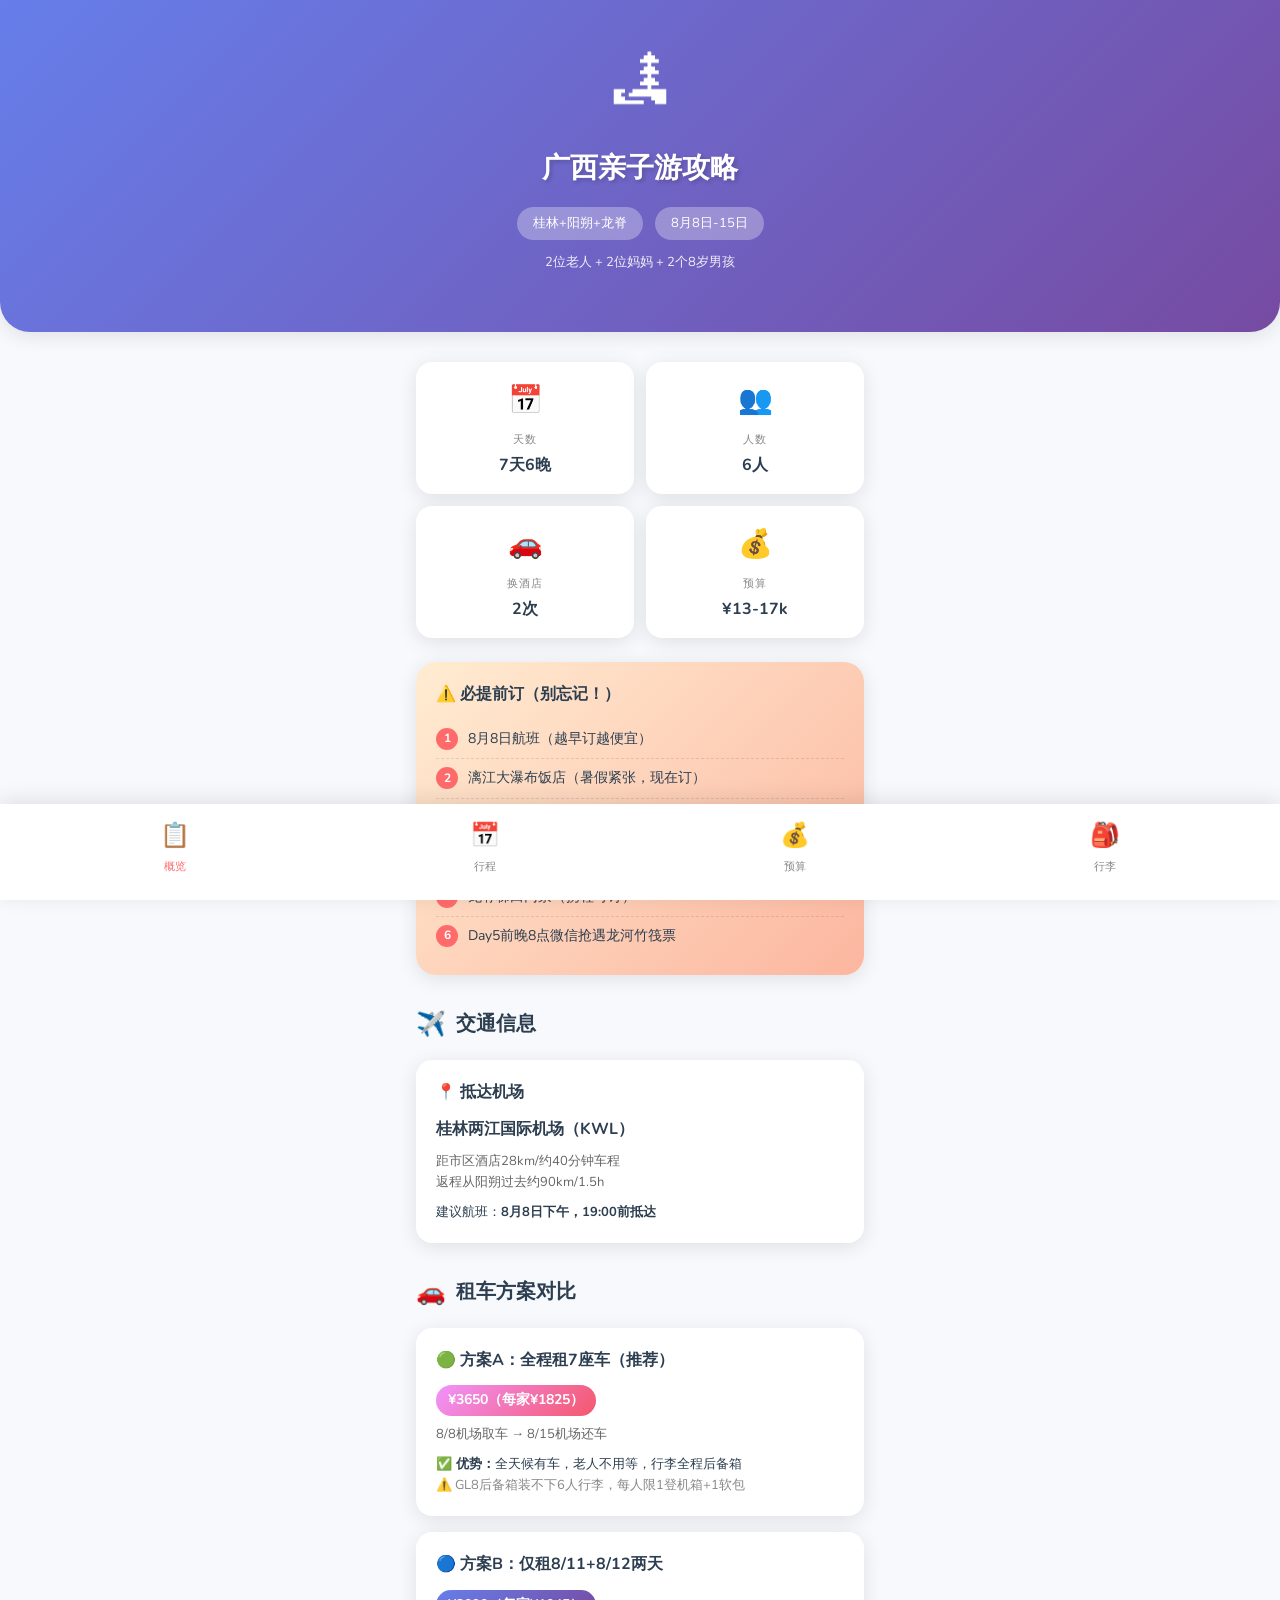
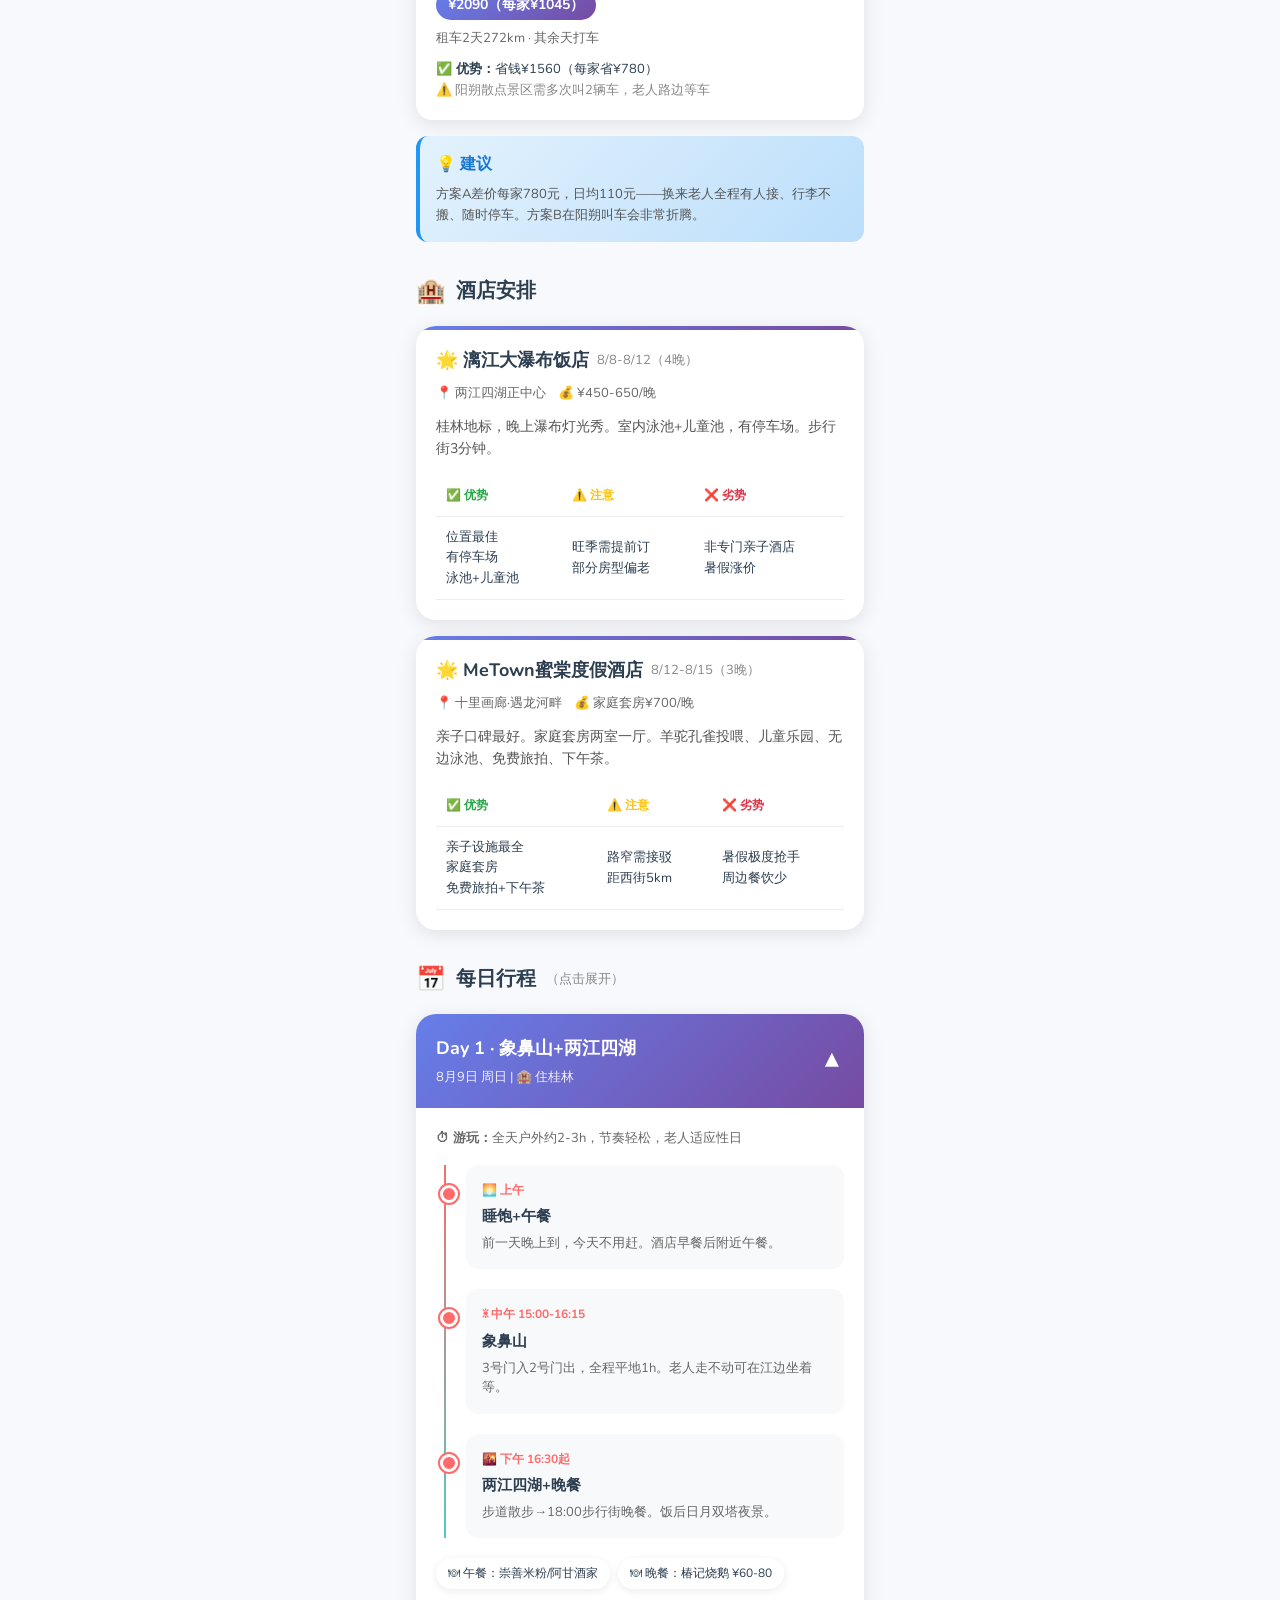
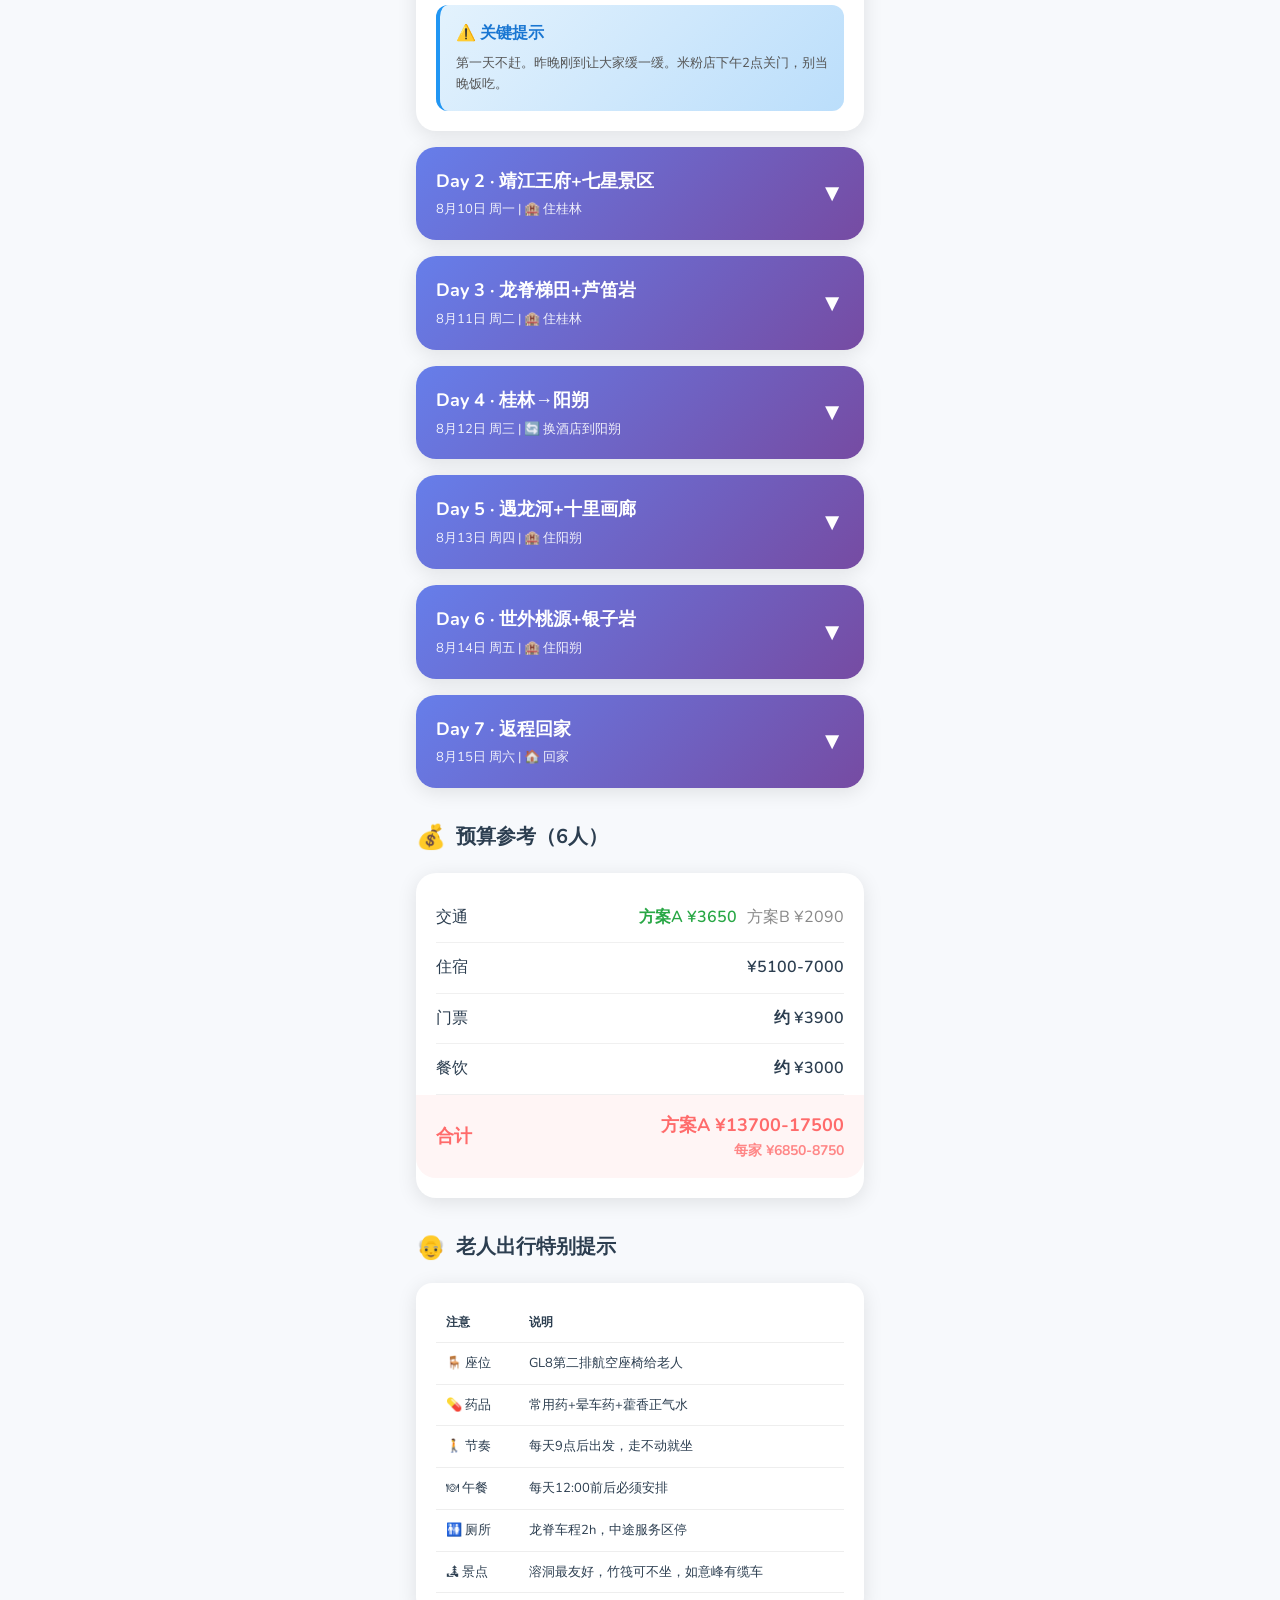
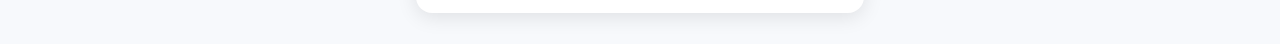
<file: index.html>
﻿<!DOCTYPE html>
<html>
<head>
    <meta charset="UTF-8">
    <meta http-equiv="refresh" content="0; url=guangxi-2026.html">
    <title>旅行攻略</title>
</head>
<body>
    <p>正在跳转... <a href="guangxi-2026.html">点击这里</a></p>
</body>
</html>
</file>
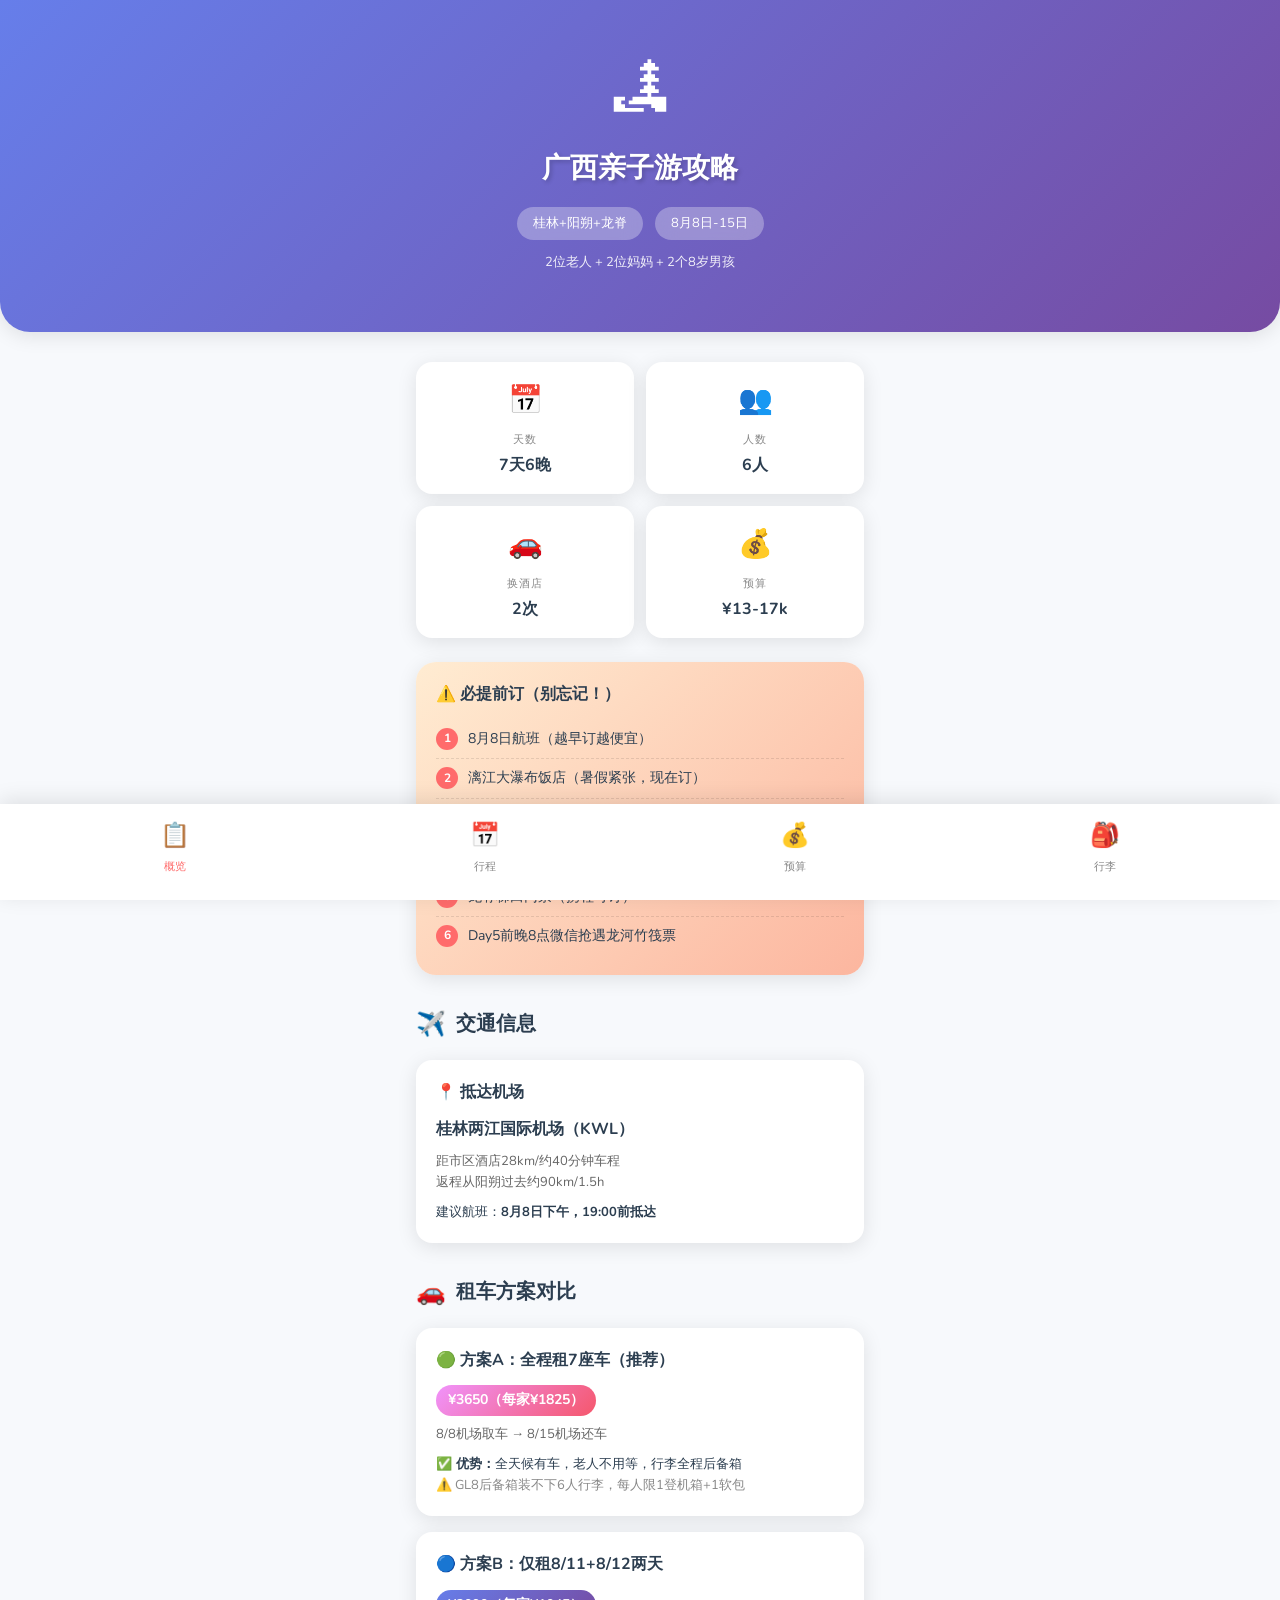
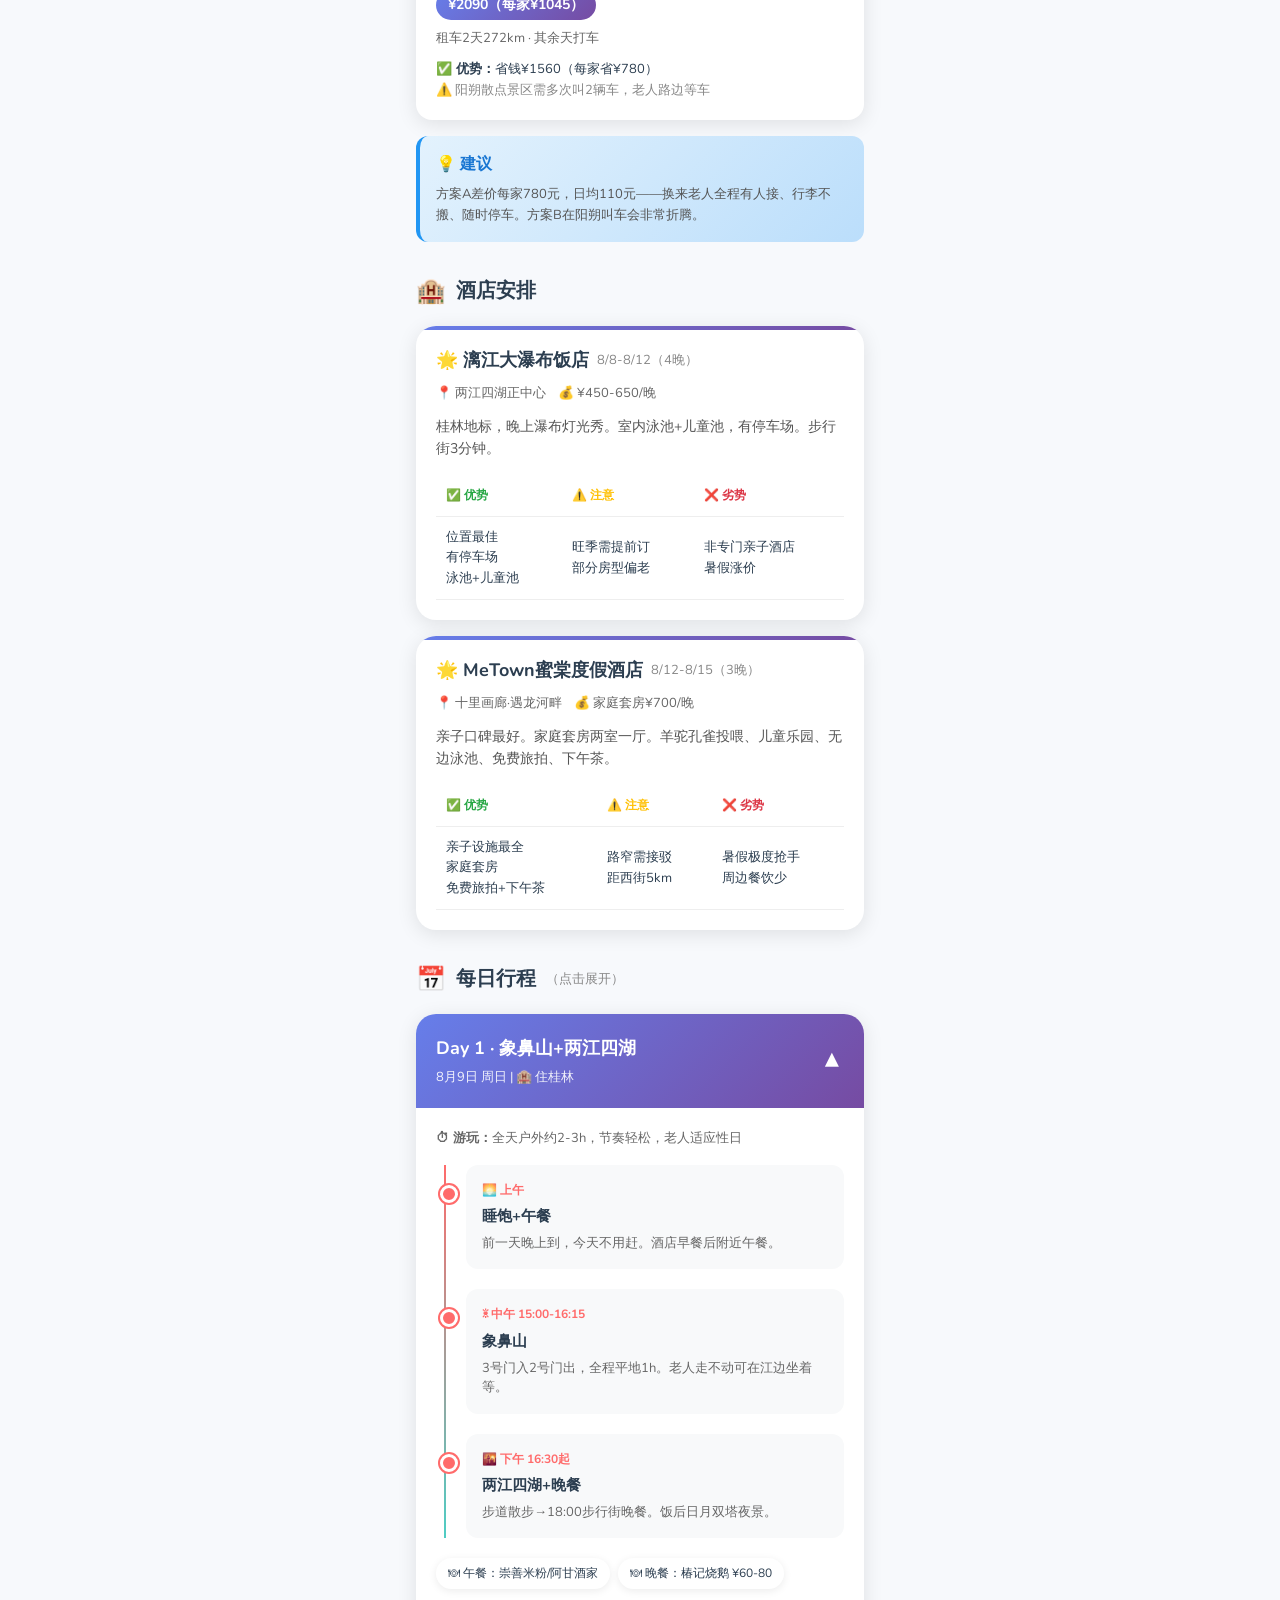
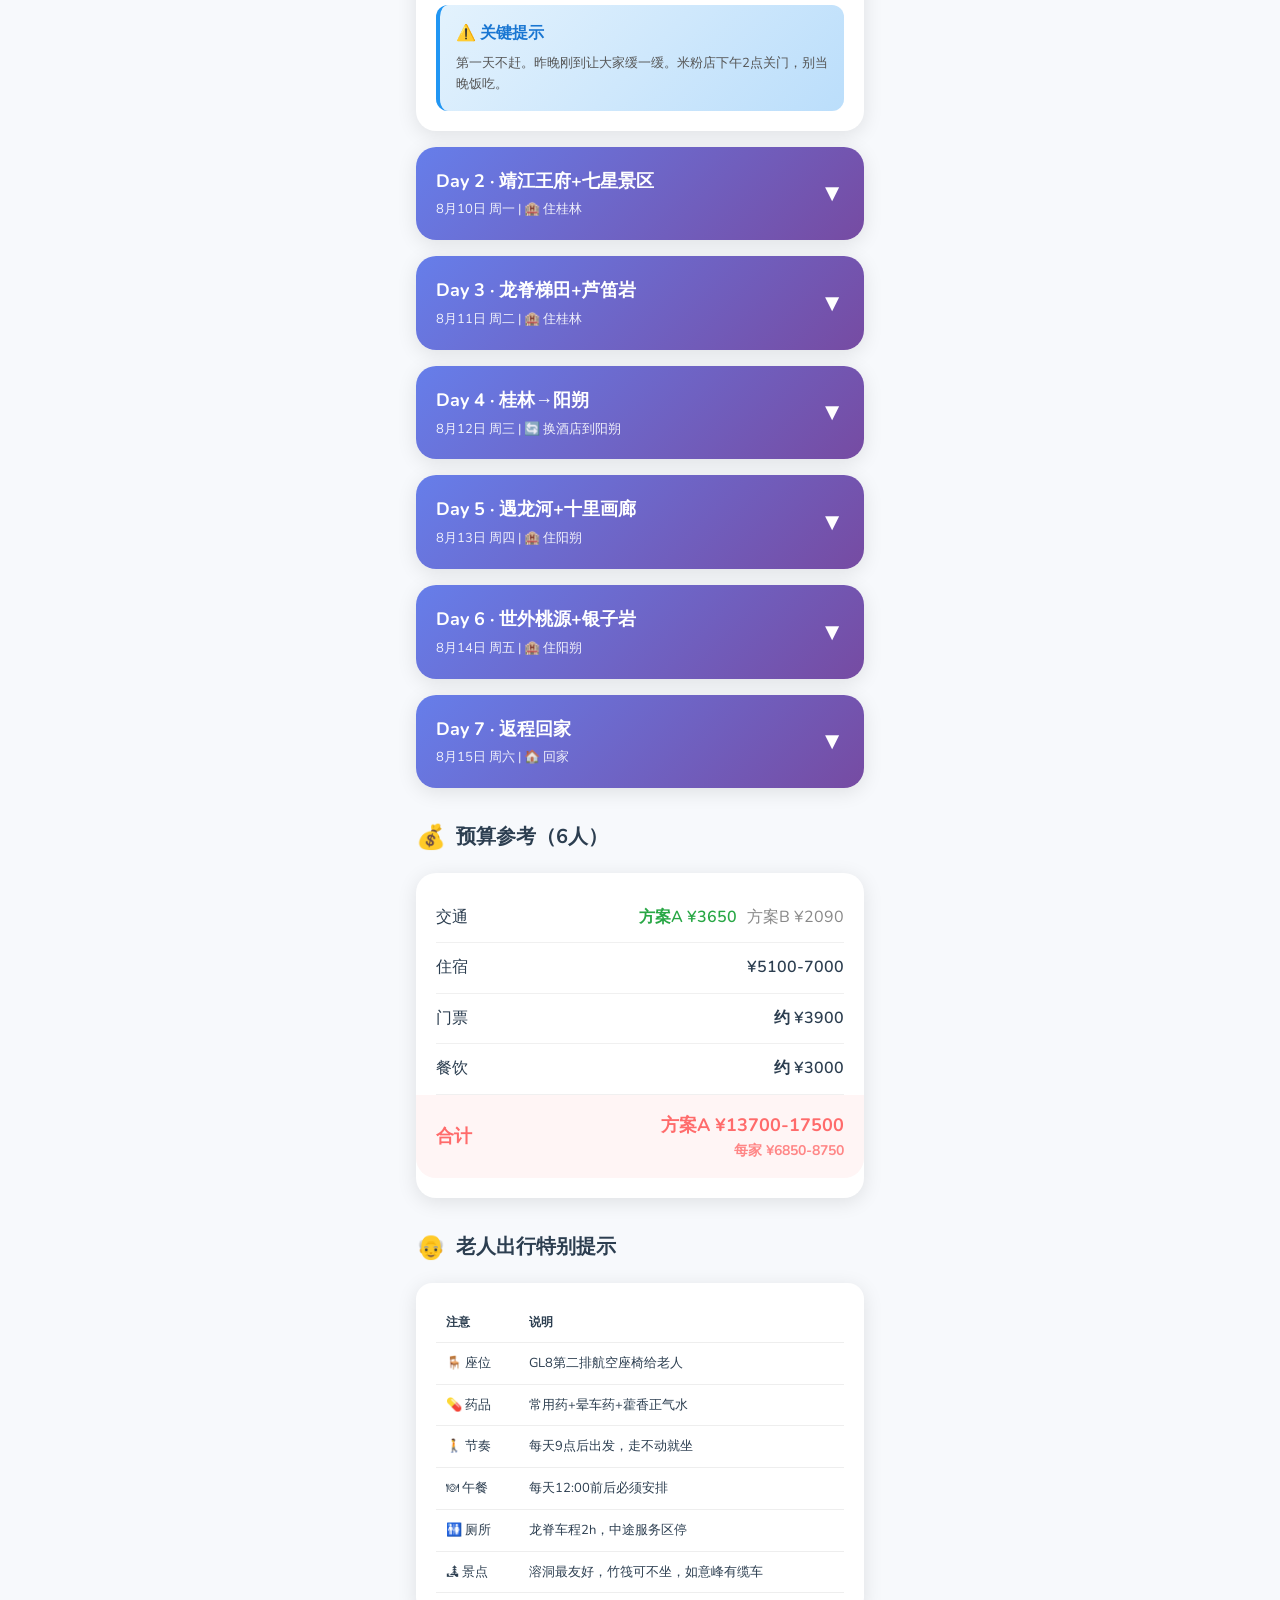
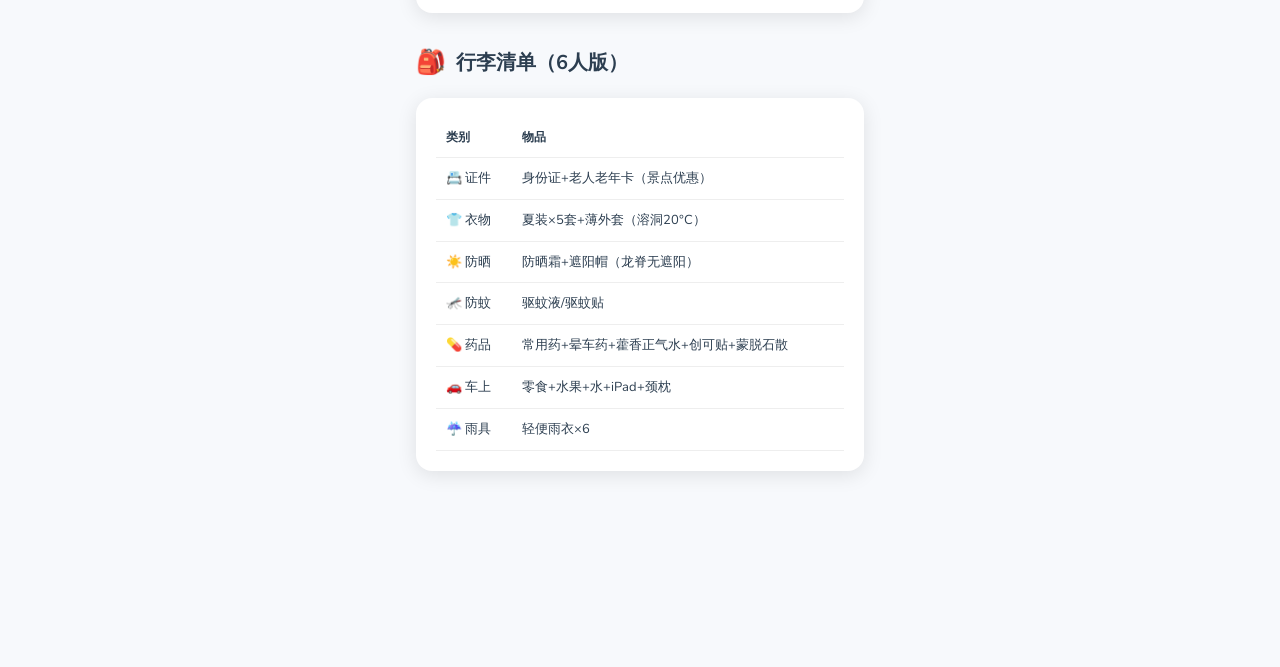
<file: guangxi-2026.html>
<!DOCTYPE html>
 <html lang="zh-CN">
 <head>
     <meta charset="UTF-8">
     <meta name="viewport" content="width=device-width, initial-scale=1.0, maximum-scale=1.0, user-scalable=no">
     <title>广西亲子游攻略 🌈</title>
     <link href="https://fonts.googleapis.com/css2?family=Nunito:wght@400;600;700;800&display=swap" rel="stylesheet">
     <style>
         :root {
             --primary: #FF6B6B;
             --secondary: #4ECDC4;
             --accent: #FFE66D;
             --dark: #2C3E50;
             --light: #F7F9FC;
             --gradient-1: linear-gradient(135deg, #667eea 0%, #764ba2 100%);
             --gradient-2: linear-gradient(135deg, #f093fb 0%, #f5576c 100%);
             --gradient-3: linear-gradient(135deg, #4facfe 0%, #00f2fe 100%);
             --shadow: 0 4px 20px rgba(0,0,0,0.1);
             --shadow-hover: 0 8px 30px rgba(0,0,0,0.15);
         }
         * { margin: 0; padding: 0; box-sizing: border-box; }
         body {
             font-family: 'Nunito', -apple-system, BlinkMacSystemFont, sans-serif;
             background: var(--light);
             color: var(--dark);
             line-height: 1.6;
             overflow-x: hidden;
         }
         .header {
             background: var(--gradient-1);
             padding: 40px 20px 60px;
             text-align: center;
             color: white;
             position: relative;
             border-radius: 0 0 30px 30px;
             box-shadow: var(--shadow);
         }
         .header-icon { font-size: 60px; margin-bottom: 10px; animation: bounce 2s infinite; }
         @keyframes bounce { 0%, 100% { transform: translateY(0); } 50% { transform: translateY(-10px); } }
         .header h1 { font-size: 28px; font-weight: 800; margin-bottom: 8px; text-shadow: 2px 2px 4px rgba(0,0,0,0.2); }
         .header-tag {
             display: inline-block;
             background: rgba(255,255,255,0.3);
             padding: 6px 16px;
             border-radius: 20px;
             font-size: 13px;
             margin: 4px;
             backdrop-filter: blur(10px);
         }
         .container { padding: 30px 16px 100px; max-width: 480px; margin: 0 auto; }
         .quick-info { display: grid; grid-template-columns: repeat(2, 1fr); gap: 12px; margin-bottom: 24px; }
         .info-card {
             background: white;
             padding: 16px;
             border-radius: 16px;
             box-shadow: var(--shadow);
             text-align: center;
         }
         .info-card .icon { font-size: 28px; margin-bottom: 8px; }
         .info-card .label { font-size: 11px; color: #888; text-transform: uppercase; letter-spacing: 1px; }
         .info-card .value { font-size: 16px; font-weight: 700; color: var(--dark); margin-top: 4px; }
         .section-title { font-size: 20px; font-weight: 700; margin: 30px 0 16px; display: flex; align-items: center; gap: 10px; }
         .section-title .emoji { font-size: 24px; }
         .alert-box {
             background: linear-gradient(135deg, #ffecd2 0%, #fcb69f 100%);
             border-radius: 20px;
             padding: 20px;
             margin-bottom: 20px;
             box-shadow: var(--shadow);
         }
         .alert-box h3 { font-size: 16px; margin-bottom: 12px; display: flex; align-items: center; gap: 8px; }
         .alert-list { list-style: none; }
         .alert-list li { padding: 8px 0; border-bottom: 1px dashed rgba(0,0,0,0.1); display: flex; align-items: flex-start; gap: 10px; font-size: 14px; }
         .alert-list li:last-child { border-bottom: none; }
         .alert-list .num { background: var(--primary); color: white; width: 22px; height: 22px; border-radius: 50%; display: flex; align-items: center; justify-content: center; font-size: 12px; font-weight: 700; flex-shrink: 0; }
         .day-card { background: white; border-radius: 20px; margin-bottom: 16px; box-shadow: var(--shadow); overflow: hidden; transition: all 0.3s ease; }
         .day-card:hover { box-shadow: var(--shadow-hover); transform: translateY(-2px); }
         .day-header { padding: 20px; cursor: pointer; display: flex; justify-content: space-between; align-items: center; background: var(--gradient-1); color: white; position: relative; }
         .day-card:nth-child(2) .day-header { background: var(--gradient-2); }
         .day-card:nth-child(3) .day-header { background: var(--gradient-3); }
         .day-card:nth-child(4) .day-header { background: var(--gradient-1); }
         .day-card:nth-child(5) .day-header { background: var(--gradient-2); }
         .day-card:nth-child(6) .day-header { background: var(--gradient-3); }
         .day-card:nth-child(7) .day-header { background: var(--gradient-1); }
         .day-card:nth-child(8) .day-header { background: var(--gradient-2); }
         .day-title { flex: 1; }
         .day-title h3 { font-size: 18px; font-weight: 700; margin-bottom: 4px; }
         .day-title p { font-size: 13px; opacity: 0.9; }
         .day-toggle { font-size: 24px; transition: transform 0.3s ease; }
         .day-card.active .day-toggle { transform: rotate(180deg); }
         .day-content { max-height: 0; overflow: hidden; transition: max-height 0.4s ease-out; }
         .day-card.active .day-content { max-height: 2000px; }
         .day-body { padding: 20px; }
         .timeline { position: relative; padding-left: 30px; }
         .timeline::before { content: ''; position: absolute; left: 8px; top: 0; bottom: 0; width: 2px; background: linear-gradient(to bottom, var(--primary), var(--secondary)); }
         .timeline-item { position: relative; margin-bottom: 20px; padding: 16px; background: #f8f9fa; border-radius: 12px; }
         .timeline-item::before { content: ''; position: absolute; left: -26px; top: 20px; width: 12px; height: 12px; border-radius: 50%; background: var(--primary); border: 3px solid white; box-shadow: 0 0 0 2px var(--primary); }
         .timeline-time { font-size: 12px; font-weight: 700; color: var(--primary); margin-bottom: 4px; }
         .timeline-title { font-size: 15px; font-weight: 700; margin-bottom: 6px; }
         .timeline-desc { font-size: 13px; color: #666; line-height: 1.5; }
         .meal-tags { display: flex; flex-wrap: wrap; gap: 8px; margin-top: 12px; }
         .meal-tag { background: white; padding: 6px 12px; border-radius: 20px; font-size: 12px; box-shadow: 0 2px 8px rgba(0,0,0,0.08); display: flex; align-items: center; gap: 4px; }
         .tips-box { background: linear-gradient(135deg, #e3f2fd 0%, #bbdefb 100%); border-radius: 12px; padding: 16px; margin-top: 16px; border-left: 4px solid #2196F3; }
         .tips-box strong { color: #1976D2; display: flex; align-items: center; gap: 6px; margin-bottom: 6px; }
         .tips-box p { font-size: 13px; color: #555; }
         .transport-card { background: white; border-radius: 16px; padding: 20px; margin-bottom: 16px; box-shadow: var(--shadow); }
         .transport-card h4 { display: flex; align-items: center; gap: 8px; margin-bottom: 12px; font-size: 16px; }
         .price-tag { display: inline-block; background: var(--gradient-2); color: white; padding: 4px 12px; border-radius: 20px; font-size: 14px; font-weight: 700; margin-bottom: 8px; }
         .hotel-card { background: white; border-radius: 20px; padding: 20px; margin-bottom: 16px; box-shadow: var(--shadow); position: relative; overflow: hidden; }
         .hotel-card::before { content: ''; position: absolute; top: 0; left: 0; right: 0; height: 4px; background: var(--gradient-1); }
         .hotel-card h3 { font-size: 18px; margin-bottom: 8px; display: flex; align-items: center; gap: 8px; }
         .hotel-meta { display: flex; flex-wrap: wrap; gap: 12px; font-size: 13px; color: #666; margin-bottom: 12px; }
         .hotel-desc { font-size: 14px; color: #555; margin-bottom: 16px; }
         .traffic-table { width: 100%; border-collapse: collapse; font-size: 13px; }
         .traffic-table th, .traffic-table td { padding: 10px; text-align: left; border-bottom: 1px solid #eee; }
         .traffic-table th { font-weight: 700; font-size: 12px; }
         .budget-card { background: white; border-radius: 20px; padding: 20px; box-shadow: var(--shadow); }
         .budget-row { display: flex; justify-content: space-between; align-items: center; padding: 12px 0; border-bottom: 1px solid #f0f0f0; }
         .budget-row:last-child { border-bottom: none; }
         .budget-row.total { font-size: 18px; font-weight: 700; color: var(--primary); background: #fff5f5; margin: 0 -20px; padding: 16px 20px; border-radius: 0 0 20px 20px; }
         .bottom-nav { position: fixed; bottom: 0; left: 0; right: 0; background: white; padding: 12px 20px 24px; box-shadow: 0 -4px 20px rgba(0,0,0,0.1); display: flex; justify-content: space-around; z-index: 100; }
         .nav-item { display: flex; flex-direction: column; align-items: center; gap: 4px; color: #888; text-decoration: none; font-size: 11px; transition: color 0.3s; }
         .nav-item.active, .nav-item:hover { color: var(--primary); }
         .nav-item .icon { font-size: 24px; }
         .scroll-top { position: fixed; bottom: 90px; right: 20px; width: 48px; height: 48px; background: var(--gradient-1); border-radius: 50%; display: flex; align-items: center; justify-content: center; color: white; font-size: 20px; box-shadow: var(--shadow); cursor: pointer; opacity: 0; transition: opacity 0.3s; z-index: 99; }
         .scroll-top.visible { opacity: 1; }
     </style>
 </head>
 <body>
     <div class="header">
         <div class="header-icon">🏞</div>
         <h1>广西亲子游攻略</h1>
         <div style="margin-top: 12px;">
             <span class="header-tag">桂林+阳朔+龙脊</span>
             <span class="header-tag">8月8日-15日</span>
         </div>
         <div style="margin-top: 8px; font-size: 13px; opacity: 0.9;">2位老人 + 2位妈妈 + 2个8岁男孩</div>
     </div>
     <div class="container">
         <div class="quick-info">
             <div class="info-card"><div class="icon">📅</div><div class="label">天数</div><div class="value">7天6晚</div></div>
             <div class="info-card"><div class="icon">👥</div><div class="label">人数</div><div class="value">6人</div></div>
             <div class="info-card"><div class="icon">🚗</div><div class="label">换酒店</div><div class="value">2次</div></div>
             <div class="info-card"><div class="icon">💰</div><div class="label">预算</div><div class="value">¥13-17k</div></div>
         </div>
         <div class="alert-box">
             <h3>⚠️ 必提前订（别忘记！）</h3>
             <ul class="alert-list">
                 <li><span class="num">1</span>8月8日航班（越早订越便宜）</li>
                 <li><span class="num">2</span>漓江大瀑布饭店（暑假紧张，现在订）</li>
                 <li><span class="num">3</span>蜜棠家庭套房（极度抢手，现在订）</li>
                 <li><span class="num">4</span>携程/神州租车预订7座车</li>
                 <li><span class="num">5</span>龙脊梯田门票（携程可订）</li>
                 <li><span class="num">6</span>Day5前晚8点微信抢遇龙河竹筏票</li>
             </ul>
         </div>
         <h2 class="section-title"><span class="emoji">✈️</span>交通信息</h2>
         <div class="transport-card">
             <h4>📍 抵达机场</h4>
             <p><strong>桂林两江国际机场（KWL）</strong></p>
             <p style="font-size: 13px; color: #666; margin-top: 8px;">距市区酒店28km/约40分钟车程</p>
             <p style="font-size: 13px; color: #666;">返程从阳朔过去约90km/1.5h</p>
             <p style="font-size: 13px; margin-top: 10px;">建议航班：<strong>8月8日下午，19:00前抵达</strong></p>
         </div>
         <h2 class="section-title"><span class="emoji">🚗</span>租车方案对比</h2>
         <div class="transport-card">
             <h4>🟢 方案A：全程租7座车（推荐）</h4>
             <span class="price-tag">¥3650（每家¥1825）</span>
             <p style="font-size: 13px; color: #666; margin-bottom: 10px;">8/8机场取车 → 8/15机场还车</p>
             <p style="font-size: 13px;"><strong>✅ 优势：</strong>全天候有车，老人不用等，行李全程后备箱</p>
             <p style="font-size: 13px; color: #888;">⚠️ GL8后备箱装不下6人行李，每人限1登机箱+1软包</p>
         </div>
         <div class="transport-card">
             <h4>🔵 方案B：仅租8/11+8/12两天</h4>
             <span class="price-tag" style="background: linear-gradient(135deg, #667eea 0%, #764ba2 100%);">¥2090（每家¥1045）</span>
             <p style="font-size: 13px; color: #666; margin-bottom: 10px;">租车2天272km · 其余天打车</p>
             <p style="font-size: 13px;"><strong>✅ 优势：</strong>省钱¥1560（每家省¥780）</p>
             <p style="font-size: 13px; color: #888;">⚠️ 阳朔散点景区需多次叫2辆车，老人路边等车</p>
         </div>
         <div class="tips-box">
             <strong>💡 建议</strong>
             <p>方案A差价每家780元，日均110元——换来老人全程有人接、行李不搬、随时停车。方案B在阳朔叫车会非常折腾。</p>
         </div>
         <h2 class="section-title"><span class="emoji">🏨</span>酒店安排</h2>
         <div class="hotel-card">
             <h3>🌟 漓江大瀑布饭店 <span style="font-size: 13px; font-weight: 400; color: #888;">8/8-8/12（4晚）</span></h3>
             <div class="hotel-meta"><span>📍 两江四湖正中心</span><span>💰 ¥450-650/晚</span></div>
             <p class="hotel-desc">桂林地标，晚上瀑布灯光秀。室内泳池+儿童池，有停车场。步行街3分钟。</p>
             <table class="traffic-table">
                 <tr><th style="color: #28a745;">✅ 优势</th><th style="color: #ffc107;">⚠️ 注意</th><th style="color: #dc3545;">❌ 劣势</th></tr>
                 <tr><td>位置最佳<br>有停车场<br>泳池+儿童池</td><td>旺季需提前订<br>部分房型偏老</td><td>非专门亲子酒店<br>暑假涨价</td></tr>
             </table>
         </div>
         <div class="hotel-card">
             <h3>🌟 MeTown蜜棠度假酒店 <span style="font-size: 13px; font-weight: 400; color: #888;">8/12-8/15（3晚）</span></h3>
             <div class="hotel-meta"><span>📍 十里画廊·遇龙河畔</span><span>💰 家庭套房¥700/晚</span></div>
             <p class="hotel-desc">亲子口碑最好。家庭套房两室一厅。羊驼孔雀投喂、儿童乐园、无边泳池、免费旅拍、下午茶。</p>
             <table class="traffic-table">
                 <tr><th style="color: #28a745;">✅ 优势</th><th style="color: #ffc107;">⚠️ 注意</th><th style="color: #dc3545;">❌ 劣势</th></tr>
                 <tr><td>亲子设施最全<br>家庭套房<br>免费旅拍+下午茶</td><td>路窄需接驳<br>距西街5km</td><td>暑假极度抢手<br>周边餐饮少</td></tr>
             </table>
         </div>
         <h2 class="section-title"><span class="emoji">📅</span>每日行程 <small style="font-size: 13px; color: #888; font-weight: 400;">（点击展开）</small></h2>
         <div class="day-card">
             <div class="day-header" onclick="toggleDay(this)">
                 <div class="day-title"><h3>Day 1 · 象鼻山+两江四湖</h3><p>8月9日 周日 | 🏨 住桂林</p></div>
                 <div class="day-toggle">▼</div>
             </div>
             <div class="day-content">
                 <div class="day-body">
                     <p style="font-size: 13px; color: #666; margin-bottom: 16px;"><strong>⏱ 游玩：</strong>全天户外约2-3h，节奏轻松，老人适应性日</p>
                     <div class="timeline">
                         <div class="timeline-item">
                             <div class="timeline-time">🌅 上午</div>
                             <div class="timeline-title">睡饱+午餐</div>
                             <div class="timeline-desc">前一天晚上到，今天不用赶。酒店早餐后附近午餐。</div>
                         </div>
                         <div class="timeline-item">
                             <div class="timeline-time">☀ 中午 15:00-16:15</div>
                             <div class="timeline-title">象鼻山</div>
                             <div class="timeline-desc">3号门入2号门出，全程平地1h。老人走不动可在江边坐着等。</div>
                         </div>
                         <div class="timeline-item">
                             <div class="timeline-time">🌇 下午 16:30起</div>
                             <div class="timeline-title">两江四湖+晚餐</div>
                             <div class="timeline-desc">步道散步→18:00步行街晚餐。饭后日月双塔夜景。</div>
                         </div>
                     </div>
                     <div class="meal-tags">
                         <span class="meal-tag">🍽 午餐：崇善米粉/阿甘酒家</span>
                         <span class="meal-tag">🍽 晚餐：椿记烧鹅 ¥60-80</span>
                     </div>
                     <div class="tips-box">
                         <strong>⚠️ 关键提示</strong>
                         <p>第一天不赶。昨晚刚到让大家缓一缓。米粉店下午2点关门，别当晚饭吃。</p>
                     </div>
                 </div>
             </div>
         </div>
         <div class="day-card">
             <div class="day-header" onclick="toggleDay(this)">
                 <div class="day-title"><h3>Day 2 · 靖江王府+七星景区</h3><p>8月10日 周一 | 🏨 住桂林</p></div>
                 <div class="day-toggle">▼</div>
             </div>
             <div class="day-content">
                 <div class="day-body">
                     <p style="font-size: 13px; color: #666; margin-bottom: 16px;"><strong>⏱ 游玩：</strong>王府约2h（老人友好平地），七星景区约3h，全天约5h</p>
                     <div class="timeline">
                         <div class="timeline-item">
                             <div class="timeline-time">🌅 上午 9:00-11:00</div>
                             <div class="timeline-title">靖江王府</div>
                             <div class="timeline-desc">明代王府，"桂林山水甲天下"出处。独秀峰306级台阶——老人山脚休息，妈妈带孩子爬山看全景。</div>
                         </div>
                         <div class="timeline-item">
                             <div class="timeline-time">☀ 中午 12:00-16:00</div>
                             <div class="timeline-title">七星景区</div>
                             <div class="timeline-desc">动物园（熊猫馆+猴山）→七星岩溶洞→骆驼山。平地为主，老人可在骆驼山下茶馆休息。</div>
                         </div>
                         <div class="timeline-item">
                             <div class="timeline-time">🌇 下午 17:00起</div>
                             <div class="timeline-title">东西巷晚餐</div>
                             <div class="timeline-desc">小吃摊糖油粑粑、桂花糕。老人慢慢逛。</div>
                         </div>
                     </div>
                     <div class="meal-tags">
                         <span class="meal-tag">🍽 午餐：同来米粉/小南国 ¥50-70</span>
                         <span class="meal-tag">🍽 晚餐：阿甘酒家/勾味王</span>
                     </div>
                     <div class="tips-box">
                         <strong>⚠️ 关键提示</strong>
                         <p>景点对老人友好（平地为主）。独秀峰爬山可选不强求。</p>
                     </div>
                 </div>
             </div>
         </div>
         <div class="day-card">
             <div class="day-header" onclick="toggleDay(this)">
                 <div class="day-title"><h3>Day 3 · 龙脊梯田+芦笛岩</h3><p>8月11日 周二 | 🏨 住桂林</p></div>
                 <div class="day-toggle">▼</div>
             </div>
             <div class="day-content">
                 <div class="day-body">
                     <p style="font-size: 13px; color: #666; margin-bottom: 16px;"><strong>🚗 交通：</strong>桂林⇄龙脊160km（2h×2）+芦笛岩12km。全天开车172km</p>
                     <p style="font-size: 13px; color: #666; margin-bottom: 16px;"><strong>⏱ 游玩：</strong>龙脊约3h，芦笛岩约1.5h。全天游玩4.5h，车程3.5h</p>
                     <div class="timeline">
                         <div class="timeline-item">
                             <div class="timeline-time">🌅 上午 7:00-12:30</div>
                             <div class="timeline-title">龙脊梯田</div>
                             <div class="timeline-desc">7:00出发，9:00到金坑大寨。缆车上下，山顶看7月灌水镜面梯田。山脚午餐。</div>
                         </div>
                         <div class="timeline-item">
                             <div class="timeline-time">☀ 中午 12:30-14:00</div>
                             <div class="timeline-title">返回+午餐</div>
                             <div class="timeline-desc">龙脊山脚竹筒饭+土鸡。开车回桂林2h，老人孩子车上休息。</div>
                         </div>
                         <div class="timeline-item">
                             <div class="timeline-time">🌇 下午 16:00-17:30</div>
                             <div class="timeline-title">芦笛岩</div>
                             <div class="timeline-desc">国宾级溶洞恒温20°C全程平路。老人走溶洞完全没问题。18:00晚餐。</div>
                         </div>
                     </div>
                     <div class="meal-tags">
                         <span class="meal-tag">🍽 午餐：竹筒饭¥20-30+土鸡 ¥40-50</span>
                         <span class="meal-tag">🍽 晚餐：小南国/米粉（清淡）</span>
                     </div>
                     <div class="tips-box">
                         <strong>⚠️ 关键提示</strong>
                         <p>全行程最累的一天。出发前备零食+动画片给孩子消磨时间。老人坐第二排。龙脊门票¥80，缆车¥100/人。</p>
                     </div>
                 </div>
             </div>
         </div>
         <div class="day-card">
             <div class="day-header" onclick="toggleDay(this)">
                 <div class="day-title"><h3>Day 4 · 桂林→阳朔</h3><p>8月12日 周三 | 🔄 换酒店到阳朔</p></div>
                 <div class="day-toggle">▼</div>
             </div>
             <div class="day-content">
                 <div class="day-body">
                     <p style="font-size: 13px; color: #666; margin-bottom: 16px;"><strong>🚗 交通：</strong>桂林酒店→相公山50km→兴坪30km→蜜棠35km。全天115km</p>
                     <div class="timeline">
                         <div class="timeline-item">
                             <div class="timeline-time">🌅 上午 9:00-11:00</div>
                             <div class="timeline-title">相公山</div>
                             <div class="timeline-desc">退房后出发1h到相公山。15分钟台阶登顶看漓江全景——老人也能上。</div>
                         </div>
                         <div class="timeline-item">
                             <div class="timeline-time">☀ 中午 11:30-14:30</div>
                             <div class="timeline-title">兴坪古镇+20元背景</div>
                             <div class="timeline-desc">逛兴坪老街→步行到江边观景台，让孩子举20块钱对比实景拍照。老街午餐。</div>
                         </div>
                         <div class="timeline-item">
                             <div class="timeline-time">🌇 下午 15:30起</div>
                             <div class="timeline-title">阳朔蜜棠入住</div>
                             <div class="timeline-desc">开车40分钟到蜜棠。下午泳池/喂羊驼/下午茶。老人坐院子看山水。18:00开车去西街晚餐。</div>
                         </div>
                     </div>
                     <div class="meal-tags">
                         <span class="meal-tag">🍽 午餐：兴坪啤酒鱼 ¥50-70</span>
                         <span class="meal-tag">🍽 晚餐：大师傅/谢三姐啤酒鱼 ¥80-100</span>
                     </div>
                     <div class="tips-box">
                         <strong>⚠️ 关键提示</strong>
                         <p>相公山是顺路加的一站——桂林到阳朔必经之路。桂林酒店退房时确认没有遗漏物品（之后不再回桂林）。</p>
                     </div>
                 </div>
             </div>
         </div>
         <div class="day-card">
             <div class="day-header" onclick="toggleDay(this)">
                 <div class="day-title"><h3>Day 5 · 遇龙河+十里画廊</h3><p>8月13日 周四 | 🏨 住阳朔</p></div>
                 <div class="day-toggle">▼</div>
             </div>
             <div class="day-content">
                 <div class="day-body">
                     <p style="font-size: 13px; color: #666; margin-bottom: 16px;"><strong>⏱ 游玩：</strong>竹筏1h，十里画廊2h，如意峰2h（缆车上下），全天5-6h</p>
                     <div class="timeline">
                         <div class="timeline-item">
                             <div class="timeline-time">🌅 上午 8:30-10:00</div>
                             <div class="timeline-title">遇龙河竹筏</div>
                             <div class="timeline-desc">水厄底-工农桥段40分钟 ¥160/筏。老人可不坐——开车送到工农桥等。</div>
                         </div>
                         <div class="timeline-item">
                             <div class="timeline-time">☀ 中午 10:00-13:30</div>
                             <div class="timeline-title">十里画廊+农家饭</div>
                             <div class="timeline-desc">开车慢行十里画廊。沿线停靠月亮山、大榕树、蝴蝶泉（1h）、图腾古道（40min）。</div>
                         </div>
                         <div class="timeline-item">
                             <div class="timeline-time">🌇 下午 14:00-17:00</div>
                             <div class="timeline-title">如意峰</div>
                             <div class="timeline-desc">缆车上下，山顶步道+玻璃栈道。老人坐缆车看全景。晚上可选印象刘三姐（20:00-21:00）。</div>
                         </div>
                     </div>
                     <div class="meal-tags">
                         <span class="meal-tag">🍽 午餐：遇龙河农家菜 ¥40-60</span>
                         <span class="meal-tag">🍽 晚餐：小南国/月圆山庄</span>
                     </div>
                     <div class="tips-box">
                         <strong>⚠️ 关键提示</strong>
                         <p>今晚8点微信抢竹筏票！蝴蝶泉和图腾古道都在十里画廊路边顺停。印象刘三姐可选（¥198起/人）。</p>
                     </div>
                 </div>
             </div>
         </div>
         <div class="day-card">
             <div class="day-header" onclick="toggleDay(this)">
                 <div class="day-title"><h3>Day 6 · 世外桃源+银子岩</h3><p>8月14日 周五 | 🏨 住阳朔</p></div>
                 <div class="day-toggle">▼</div>
             </div>
             <div class="day-content">
                 <div class="day-body">
                     <p style="font-size: 13px; color: #666; margin-bottom: 16px;"><strong>⏱ 游玩：</strong>世外桃源2.5h（坐船穿溶洞），银子岩1.5h，全天4-5h</p>
                     <div class="timeline">
                         <div class="timeline-item">
                             <div class="timeline-time">🌅 上午 8:45-11:30</div>
                             <div class="timeline-title">世外桃源</div>
                             <div class="timeline-desc">坐船穿溶洞入湖，湖区+仿古村落+稻田。全程坐船+平地。2.5h。雨天备选：金水岩。</div>
                         </div>
                         <div class="timeline-item">
                             <div class="timeline-time">☀ 中午 11:30-14:00</div>
                             <div class="timeline-title">午餐+前往银子岩</div>
                             <div class="timeline-desc">出口附近午餐，开车50分钟到银子岩。</div>
                         </div>
                         <div class="timeline-item">
                             <div class="timeline-time">🌇 下午 14:00-18:00</div>
                             <div class="timeline-title">银子岩+收官晚餐</div>
                             <div class="timeline-desc">洞内1.5h（台阶比芦笛岩多，老人量力而行）。回蜜棠，收官晚餐。</div>
                         </div>
                     </div>
                     <div class="meal-tags">
                         <span class="meal-tag">🍽 午餐：世外桃源出口餐馆</span>
                         <span class="meal-tag">🍽 晚餐：月圆山庄（收官）+芒果帮</span>
                     </div>
                     <div class="tips-box">
                         <strong>⚠️ 关键提示</strong>
                         <p>银子岩台阶比芦笛岩多，老人腿脚不便可在洞口咖啡馆等。雨天备选金水岩（泥巴浴+温泉+溶洞）。</p>
                     </div>
                 </div>
             </div>
         </div>
         <div class="day-card">
             <div class="day-header" onclick="toggleDay(this)">
                 <div class="day-title"><h3>Day 7 · 返程回家</h3><p>8月15日 周六 | 🏠 回家</p></div>
                 <div class="day-toggle">▼</div>
             </div>
             <div class="day-content">
                 <div class="day-body">
                     <p style="font-size: 13px; color: #666; margin-bottom: 16px;"><strong>🚗 交通：</strong>蜜棠→桂林两江机场 90km/1.5h</p>
                     <div class="timeline">
                         <div class="timeline-item">
                             <div class="timeline-time">🌅 上午</div>
                             <div class="timeline-title">最后的漓江晨光</div>
                             <div class="timeline-desc">退房前在漓江边步道散步或蜜棠泳池最后泡一次。西街买桂花糕带路上。</div>
                         </div>
                         <div class="timeline-item">
                             <div class="timeline-time">☀ 中午</div>
                             <div class="timeline-title">出发去机场</div>
                             <div class="timeline-desc">建议订14:00以后航班。方案A：加满油，机场还车预留20分钟。</div>
                         </div>
                         <div class="timeline-item">
                             <div class="timeline-time">🌇 下午</div>
                             <div class="timeline-title">到家</div>
                             <div class="timeline-desc">预计下午到家，旅程收官！</div>
                         </div>
                     </div>
                     <div class="meal-tags">
                         <span class="meal-tag">🍽 午餐：路上吃或机场解决</span>
                     </div>
                     <div class="tips-box">
                         <strong>⚠️ 关键提示</strong>
                         <p>方案A满油还车。蜜棠退房检查孩子的小羊驼礼物有没有拿。建议订14:00后航班。</p>
                     </div>
                 </div>
             </div>
         </div>
         <h2 class="section-title"><span class="emoji">💰</span>预算参考（6人）</h2>
         <div class="budget-card">
             <div class="budget-row"><span>交通</span><div><span style="color: #28a745; font-weight: 600;">方案A ¥3650</span><span style="color: #888; margin-left: 10px;">方案B ¥2090</span></div></div>
             <div class="budget-row"><span>住宿</span><span style="font-weight: 600;">¥5100-7000</span></div>
             <div class="budget-row"><span>门票</span><span style="font-weight: 600;">约 ¥3900</span></div>
             <div class="budget-row"><span>餐饮</span><span style="font-weight: 600;">约 ¥3000</span></div>
             <div class="budget-row total"><span>合计</span><div style="text-align: right;"><div>方案A ¥13700-17500</div><div style="font-size: 14px; opacity: 0.8;">每家 ¥6850-8750</div></div></div>
         </div>
         <h2 class="section-title"><span class="emoji">👴</span>老人出行特别提示</h2>
         <div class="transport-card">
             <table class="traffic-table">
                 <tr><th>注意</th><th>说明</th></tr>
                 <tr><td>🪑 座位</td><td>GL8第二排航空座椅给老人</td></tr>
                 <tr><td>💊 药品</td><td>常用药+晕车药+藿香正气水</td></tr>
                 <tr><td>🚶 节奏</td><td>每天9点后出发，走不动就坐</td></tr>
                 <tr><td>🍽 午餐</td><td>每天12:00前后必须安排</td></tr>
                 <tr><td>🚻 厕所</td><td>龙脊车程2h，中途服务区停</td></tr>
                 <tr><td>🏞 景点</td><td>溶洞最友好，竹筏可不坐，如意峰有缆车</td></tr>
             </table>
         </div>
         <h2 class="section-title"><span class="emoji">🎒</span>行李清单（6人版）</h2>
         <div class="transport-card">
             <table class="traffic-table">
                 <tr><th>类别</th><th>物品</th></tr>
                 <tr><td>📇 证件</td><td>身份证+老人老年卡（景点优惠）</td></tr>
                 <tr><td>👕 衣物</td><td>夏装×5套+薄外套（溶洞20°C）</td></tr>
                 <tr><td>☀️ 防晒</td><td>防晒霜+遮阳帽（龙脊无遮阳）</td></tr>
                 <tr><td>🦟 防蚊</td><td>驱蚊液/驱蚊贴</td></tr>
                 <tr><td>💊 药品</td><td>常用药+晕车药+藿香正气水+创可贴+蒙脱石散</td></tr>
                 <tr><td>🚗 车上</td><td>零食+水果+水+iPad+颈枕</td></tr>
                 <tr><td>☔ 雨具</td><td>轻便雨衣×6</td></tr>
             </table>
         </div>
         <div style="height: 80px;"></div>
     </div>
     <nav class="bottom-nav">
         <a href="#" class="nav-item active" onclick="scrollToTop(); return false;"><span class="icon">📋</span><span>概览</span></a>
         <a href="#" class="nav-item" onclick="scrollToSection('行程'); return false;"><span class="icon">📅</span><span>行程</span></a>
         <a href="#" class="nav-item" onclick="scrollToSection('预算'); return false;"><span class="icon">💰</span><span>预算</span></a>
         <a href="#" class="nav-item" onclick="scrollToSection('行李'); return false;"><span class="icon">🎒</span><span>行李</span></a>
     </nav>
     <div class="scroll-top" onclick="scrollToTop()">↑</div>
     <script>
         function toggleDay(header) {
             const card = header.parentElement;
             card.classList.toggle('active');
         }
         function scrollToTop() {
             window.scrollTo({top: 0, behavior: 'smooth'});
         }
         function scrollToSection(keyword) {
             const titles = document.querySelectorAll('.section-title');
             for (let title of titles) {
                 if (title.textContent.includes(keyword)) {
                     title.scrollIntoView({behavior: 'smooth', block: 'start'});
                     break;
                 }
             }
         }
         window.addEventListener('scroll', function() {
             const scrollTop = document.querySelector('.scroll-top');
             if (window.pageYOffset > 300) {
                 scrollTop.classList.add('visible');
             } else {
                 scrollTop.classList.remove('visible');
             }
         });
         document.addEventListener('DOMContentLoaded', function() {
             const firstDay = document.querySelector('.day-card');
             if (firstDay) firstDay.classList.add('active');
         });
     </script>
 </body>
 </html>
</file>
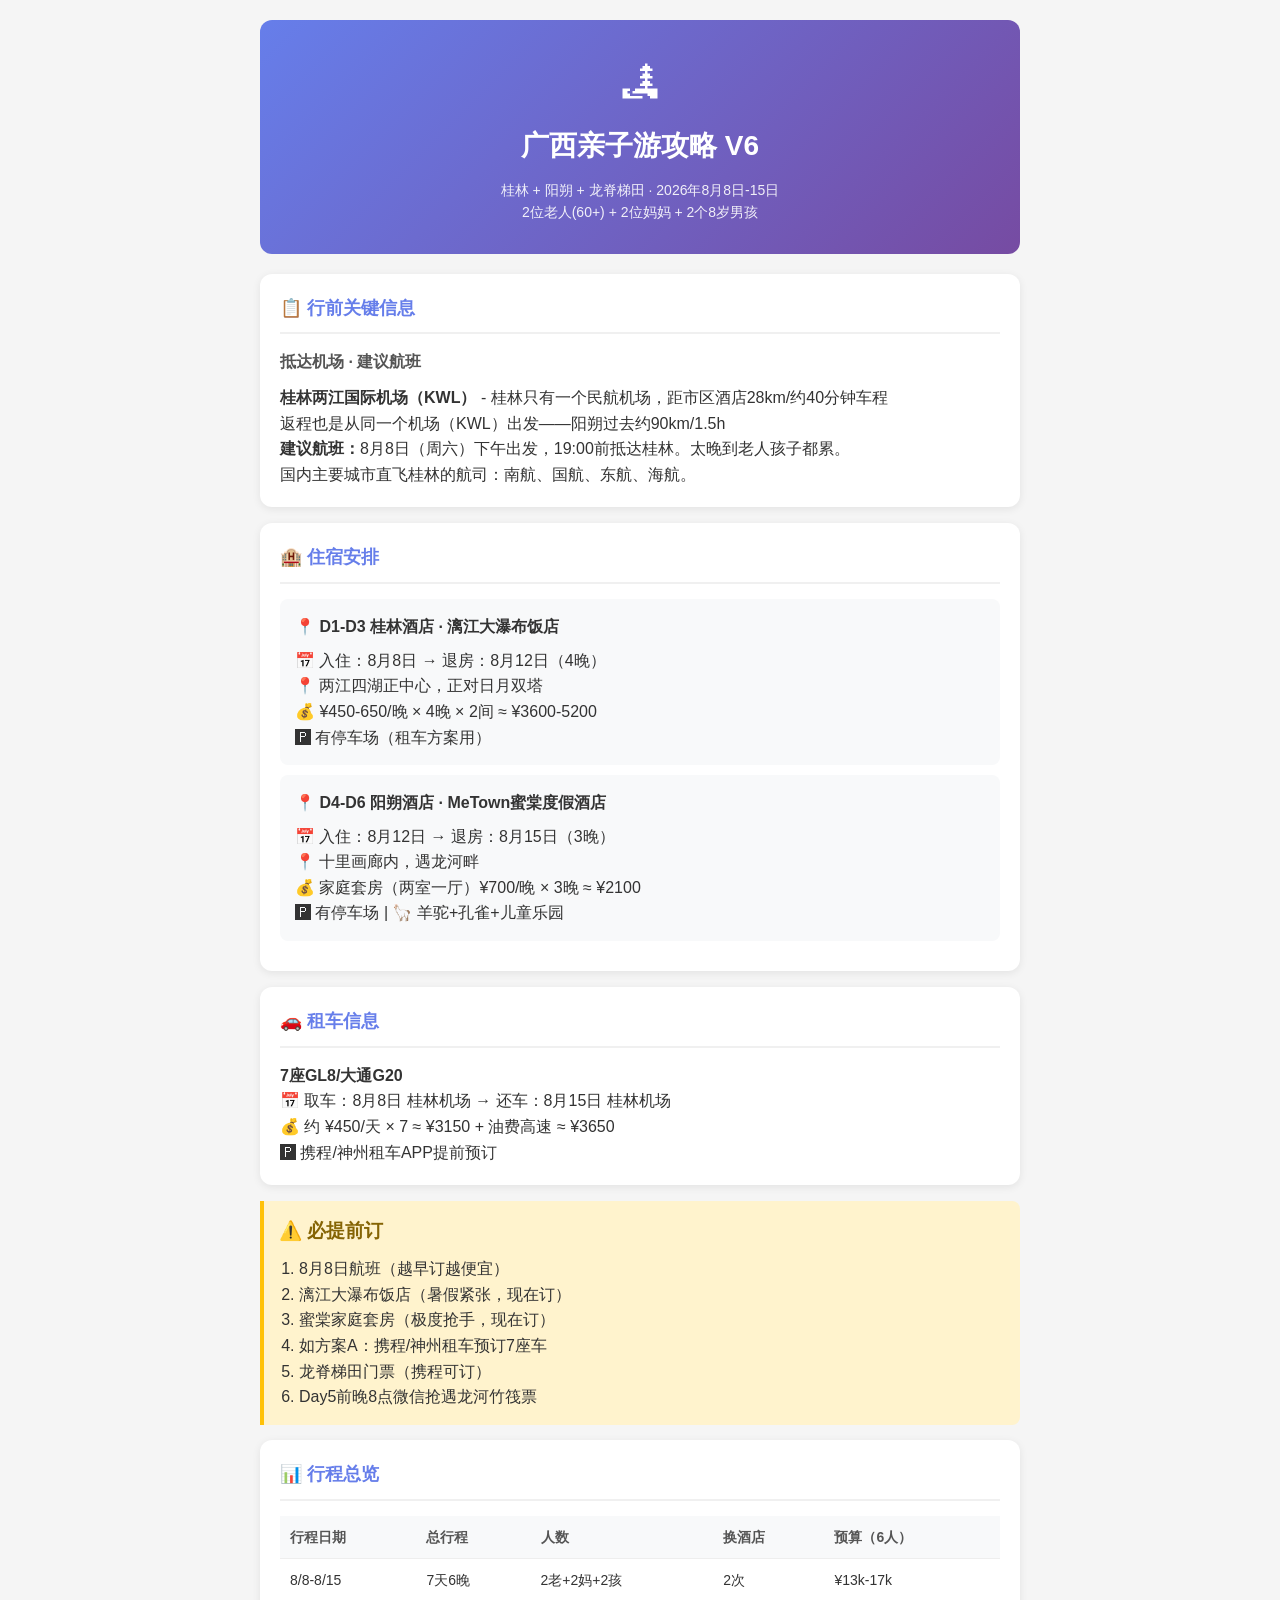
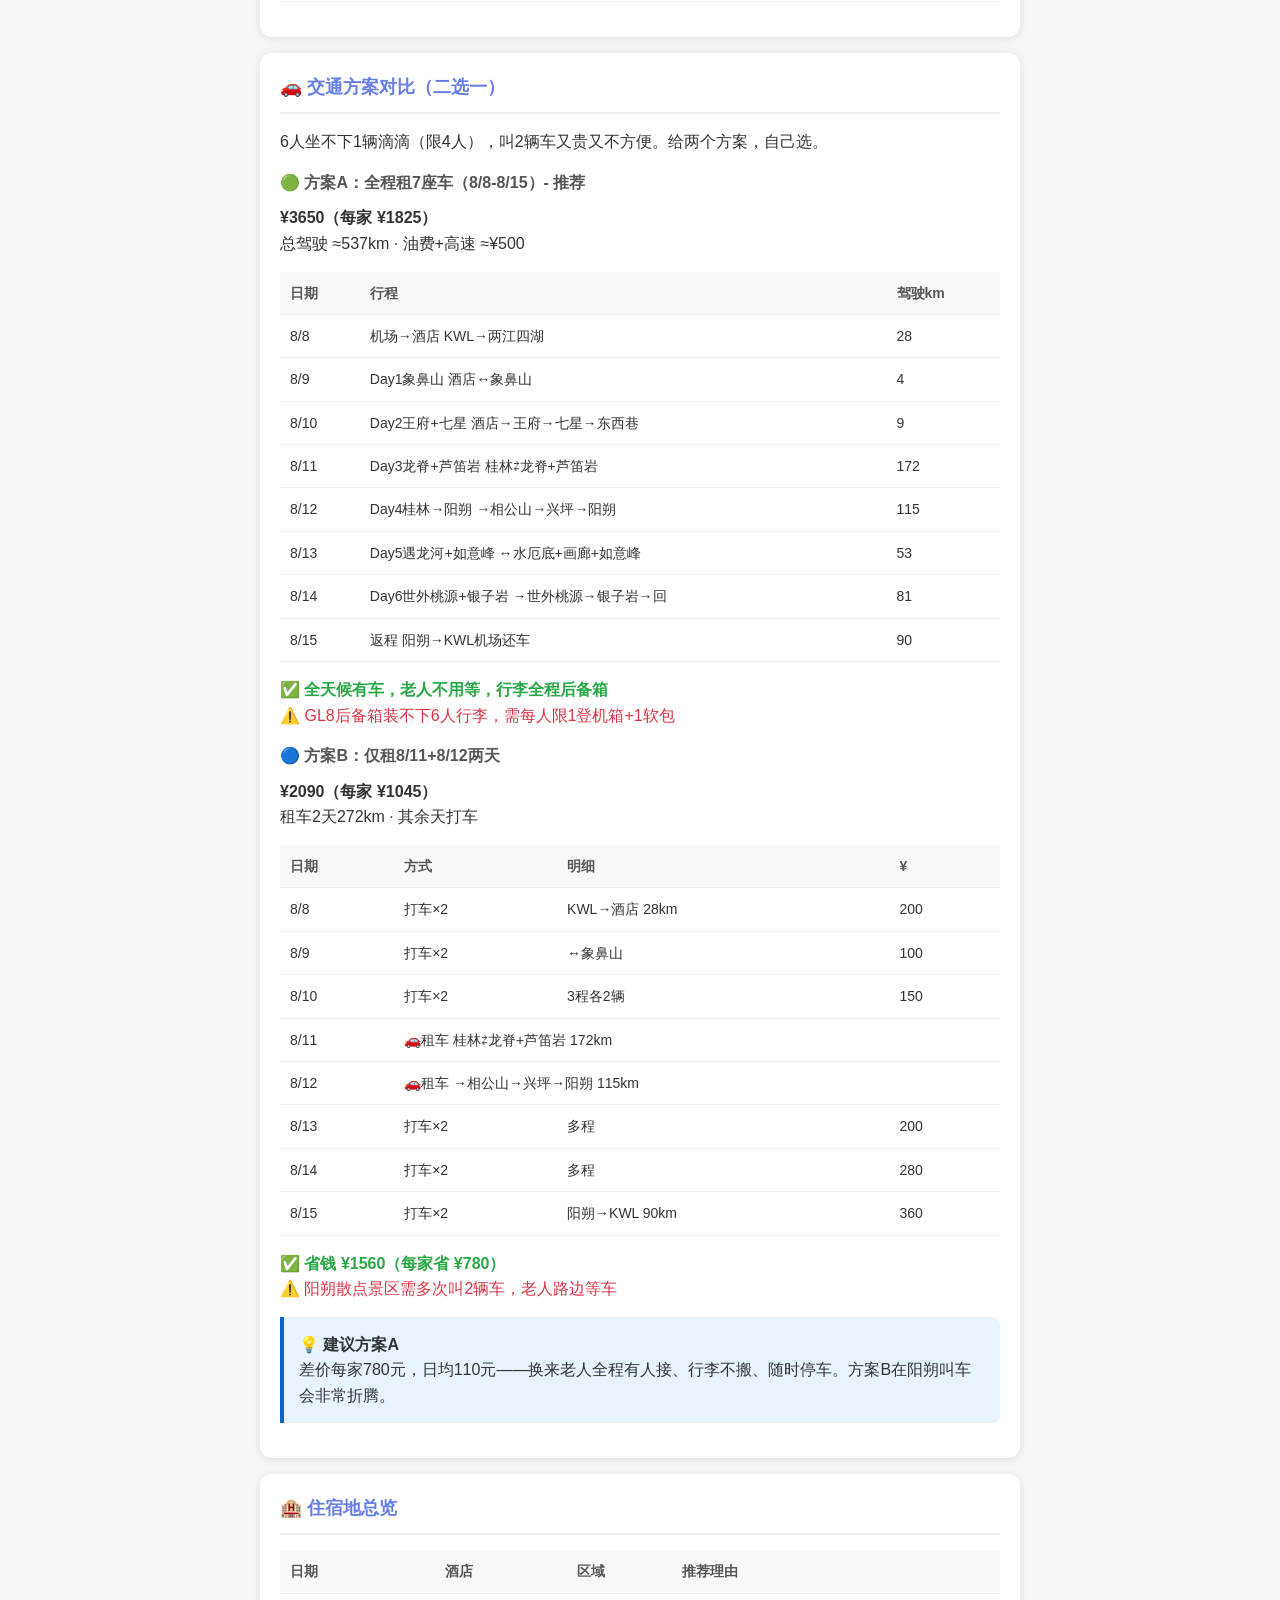
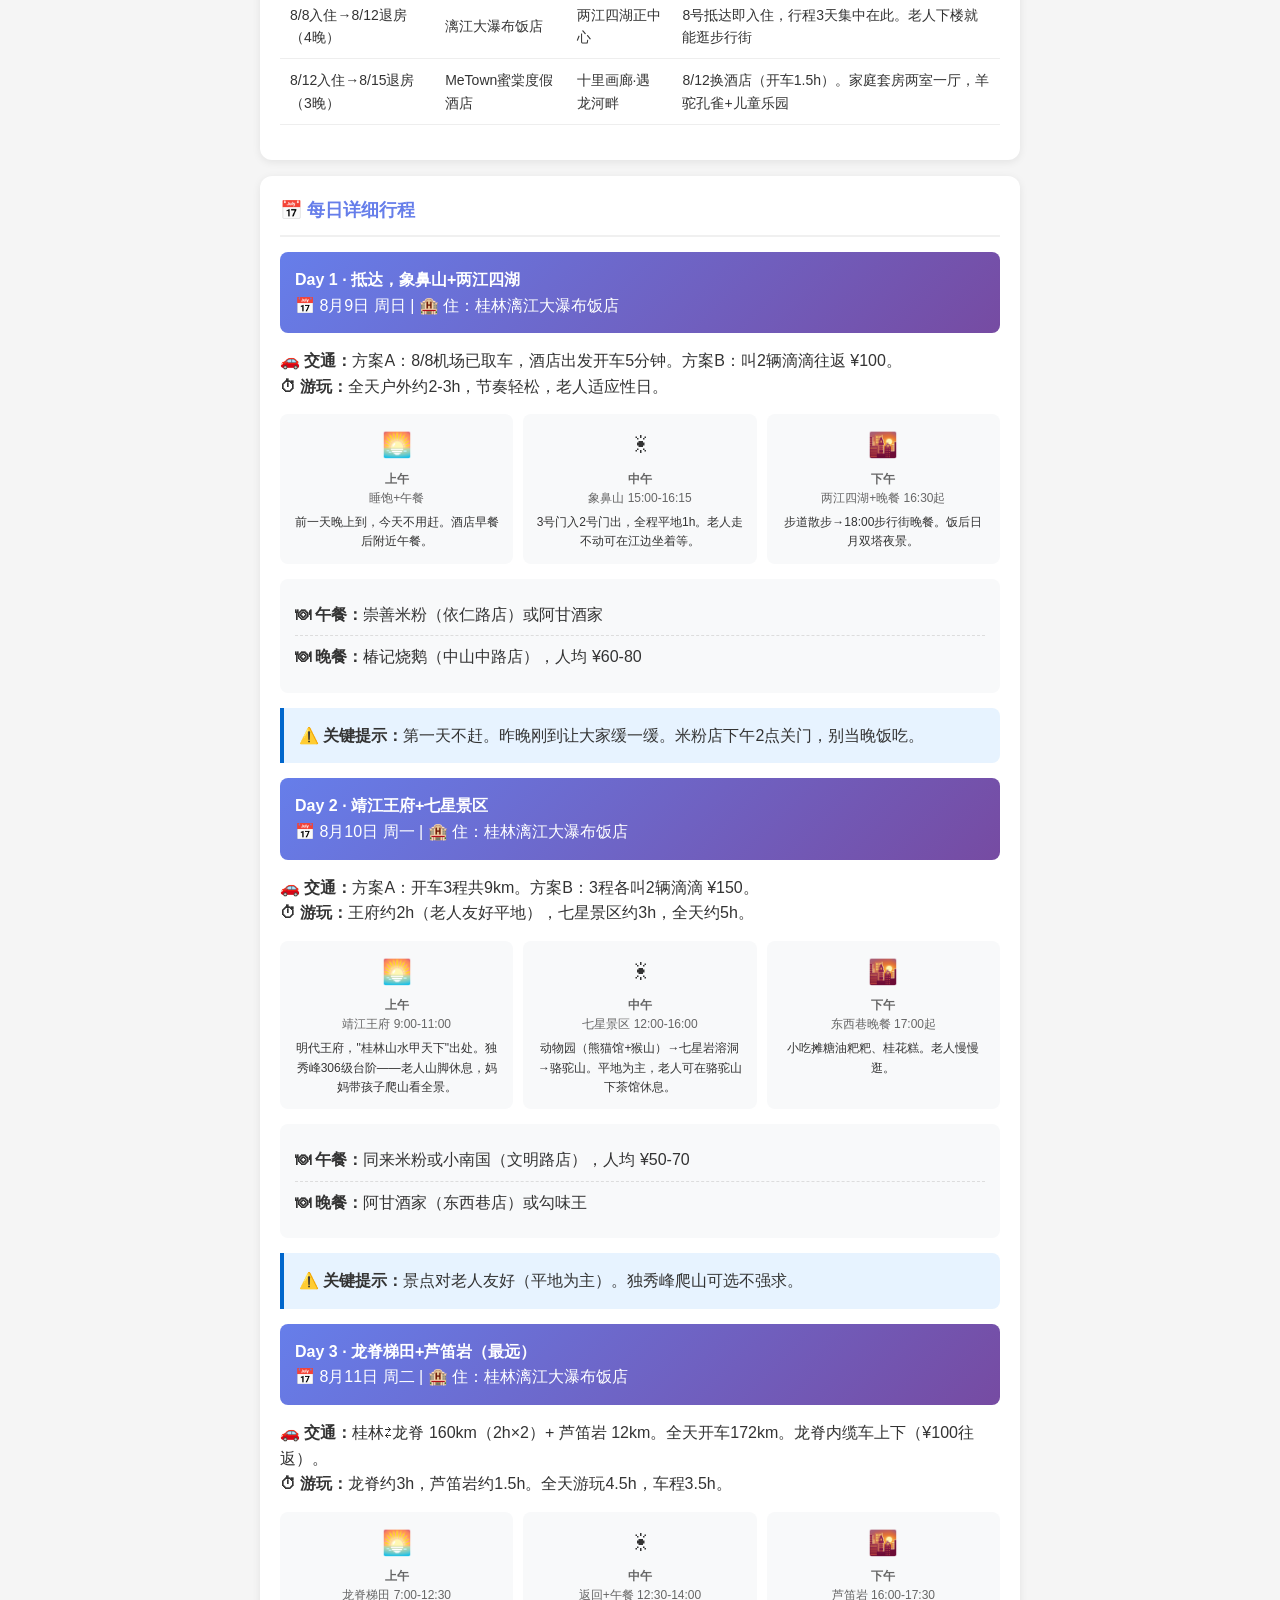
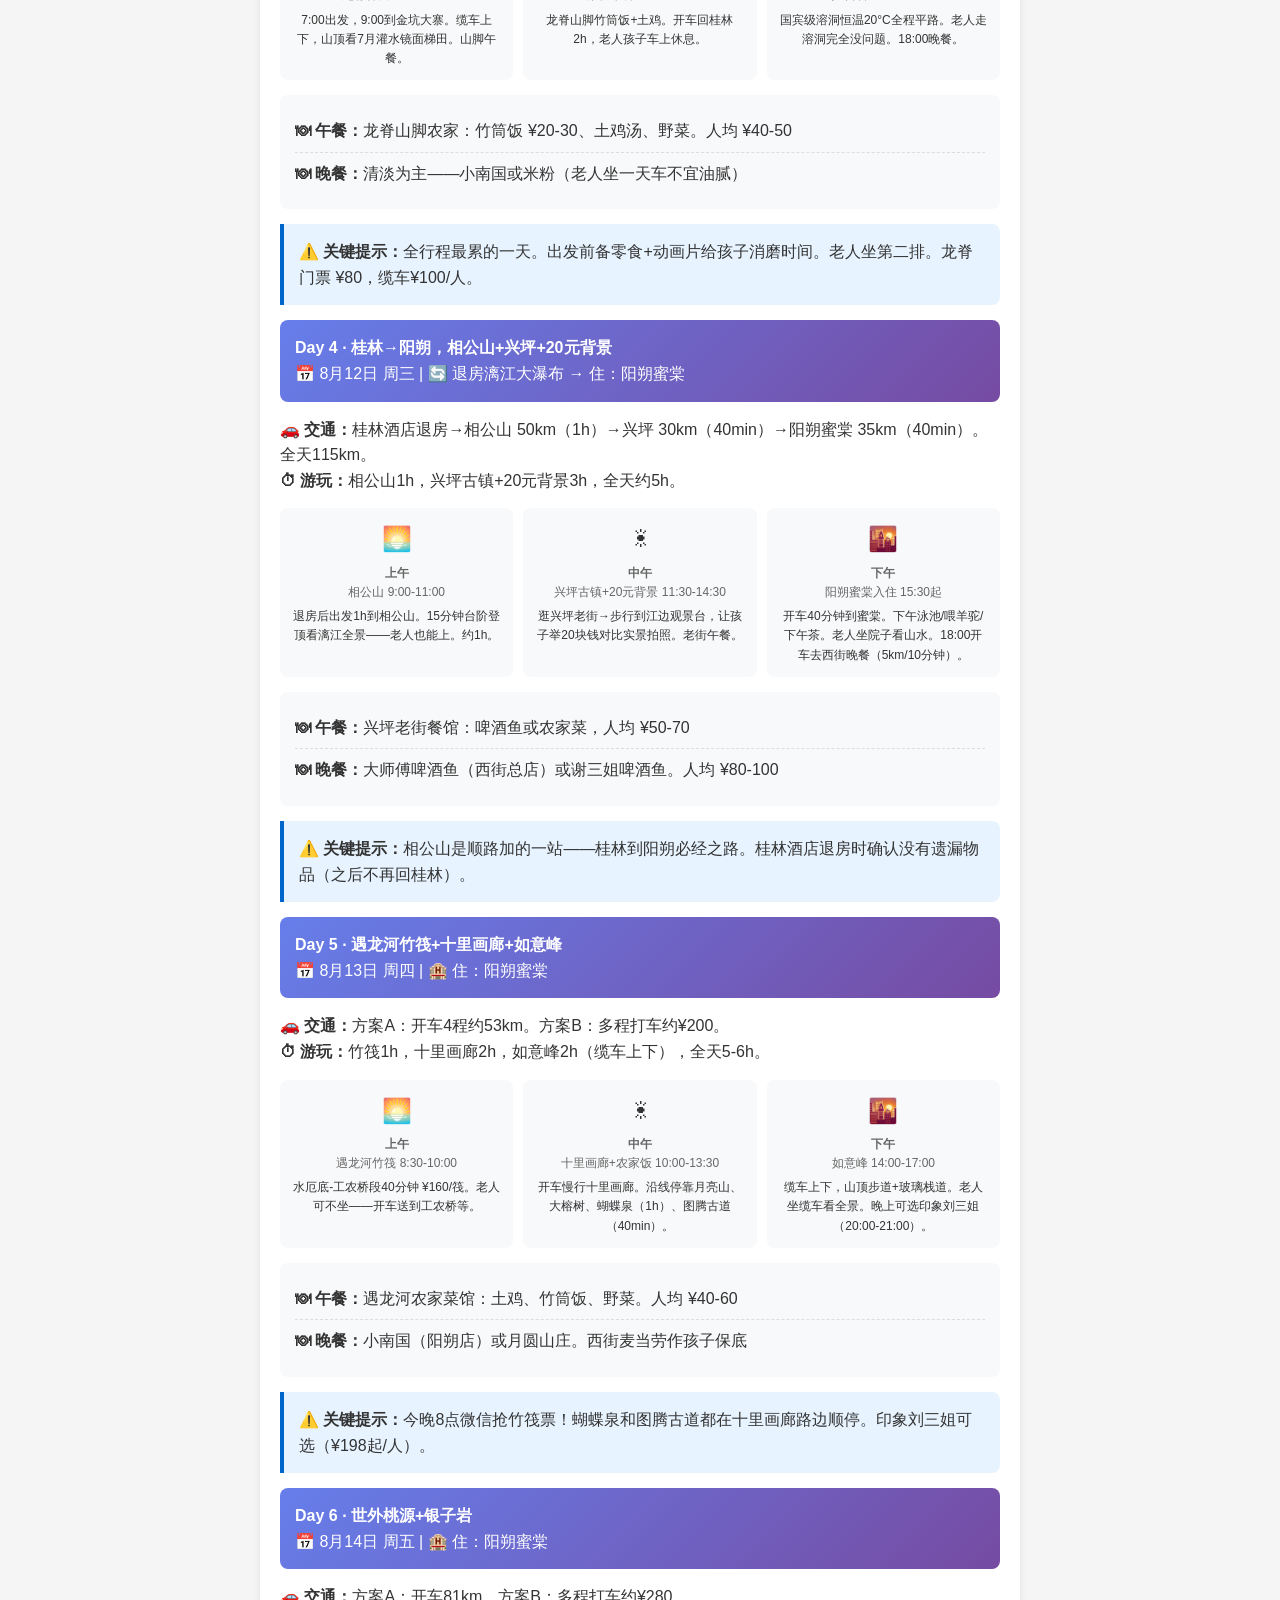
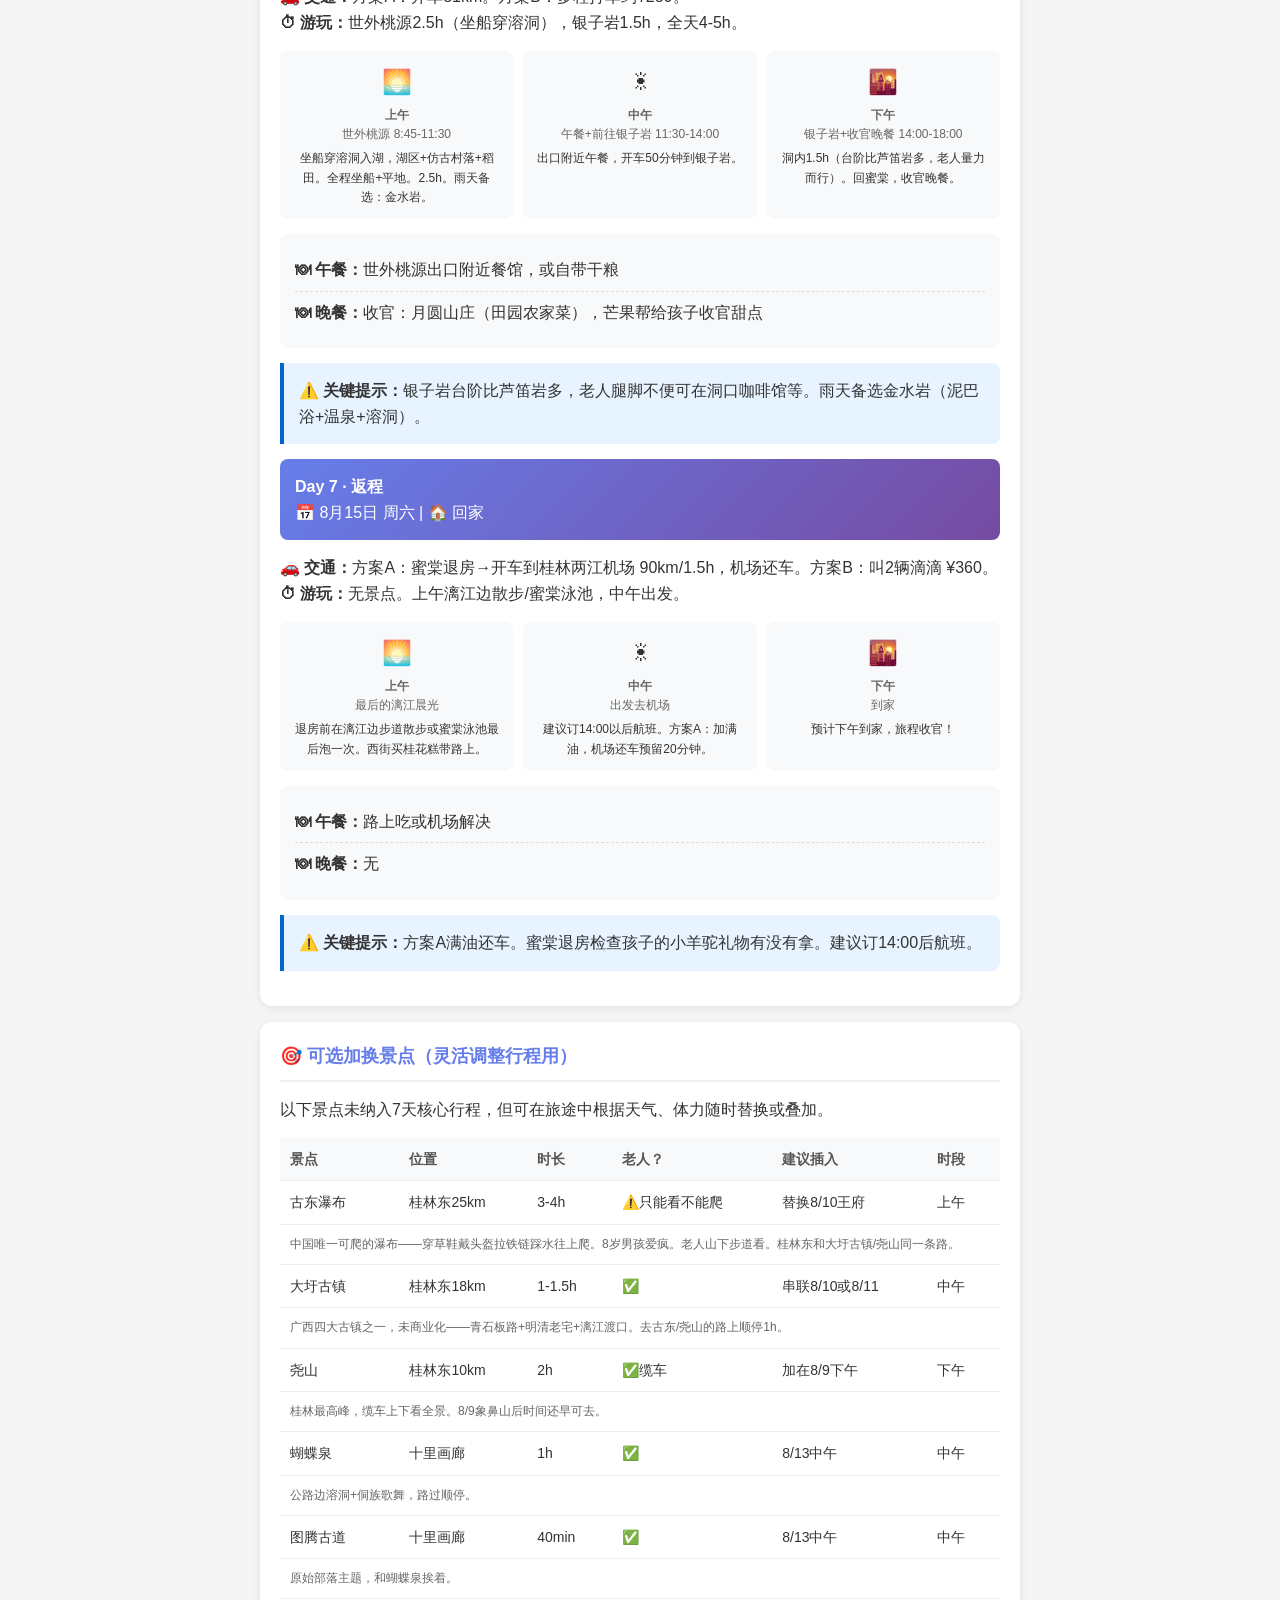
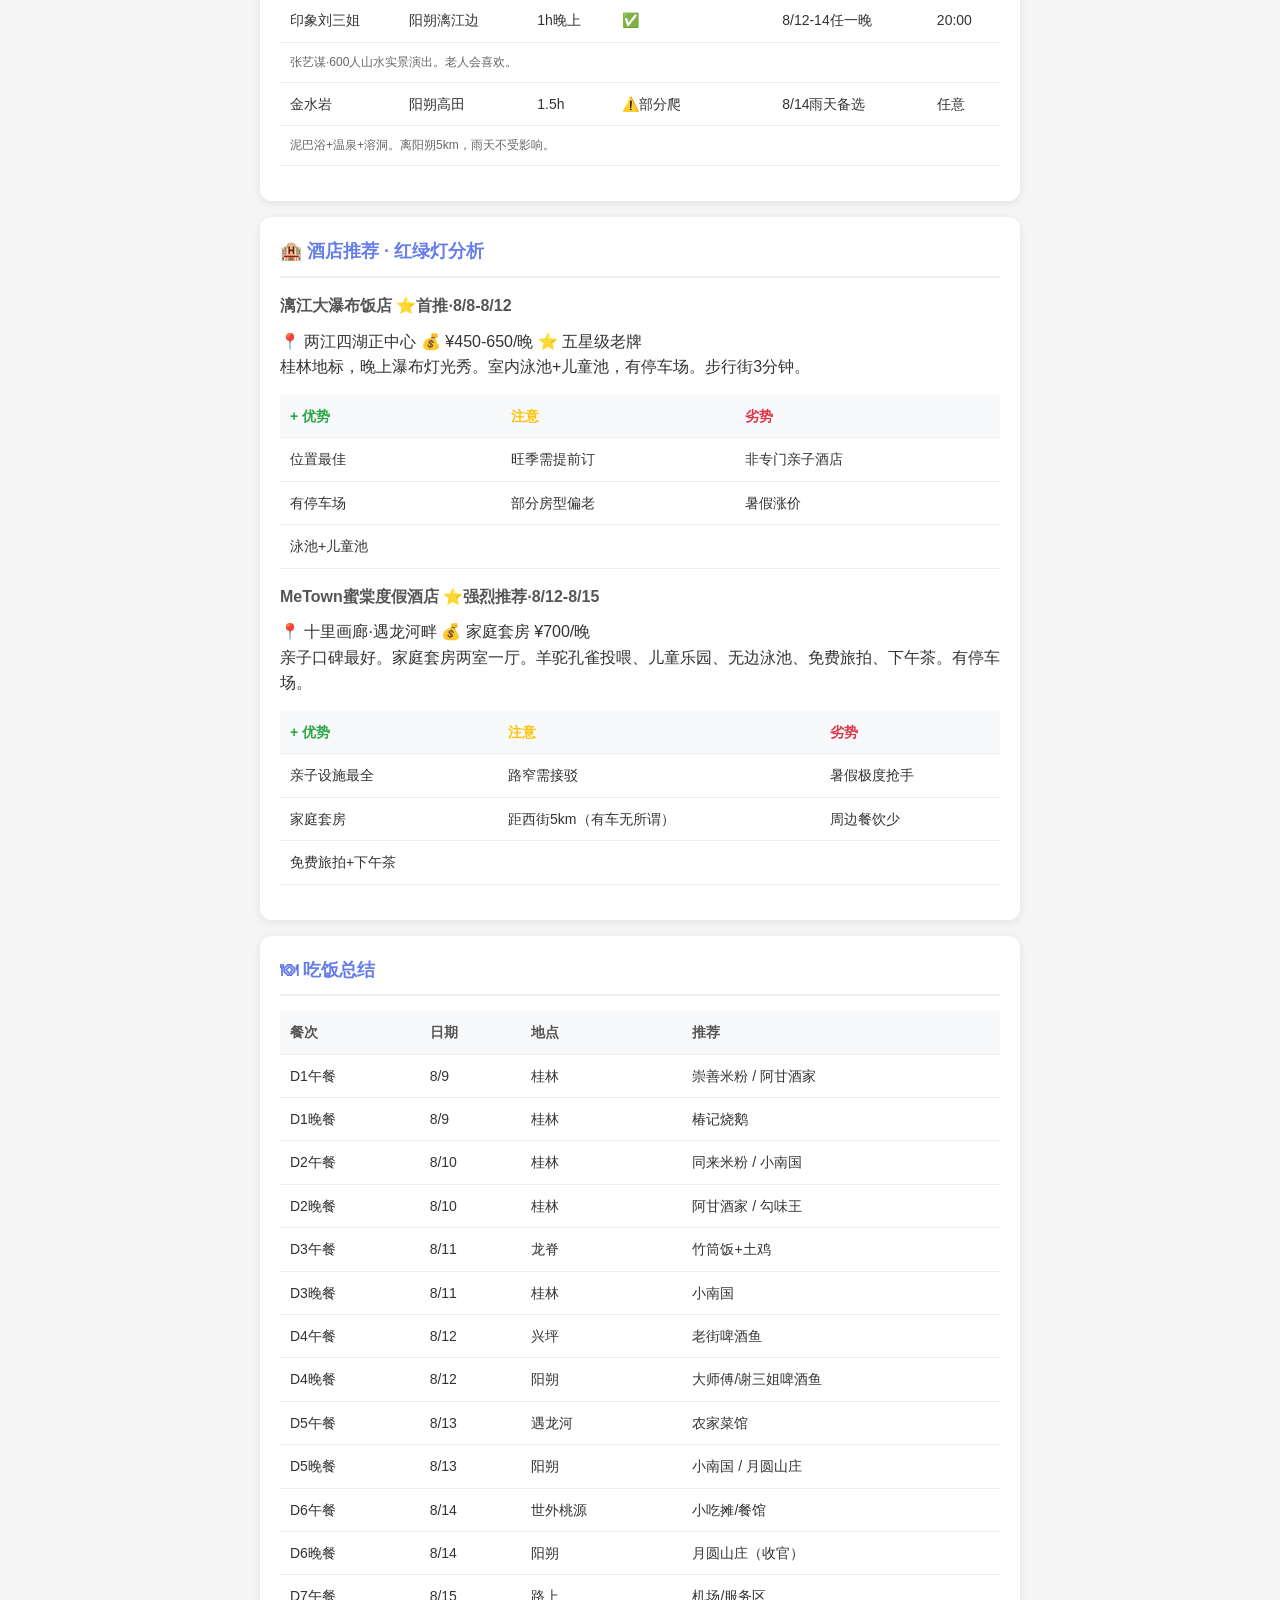
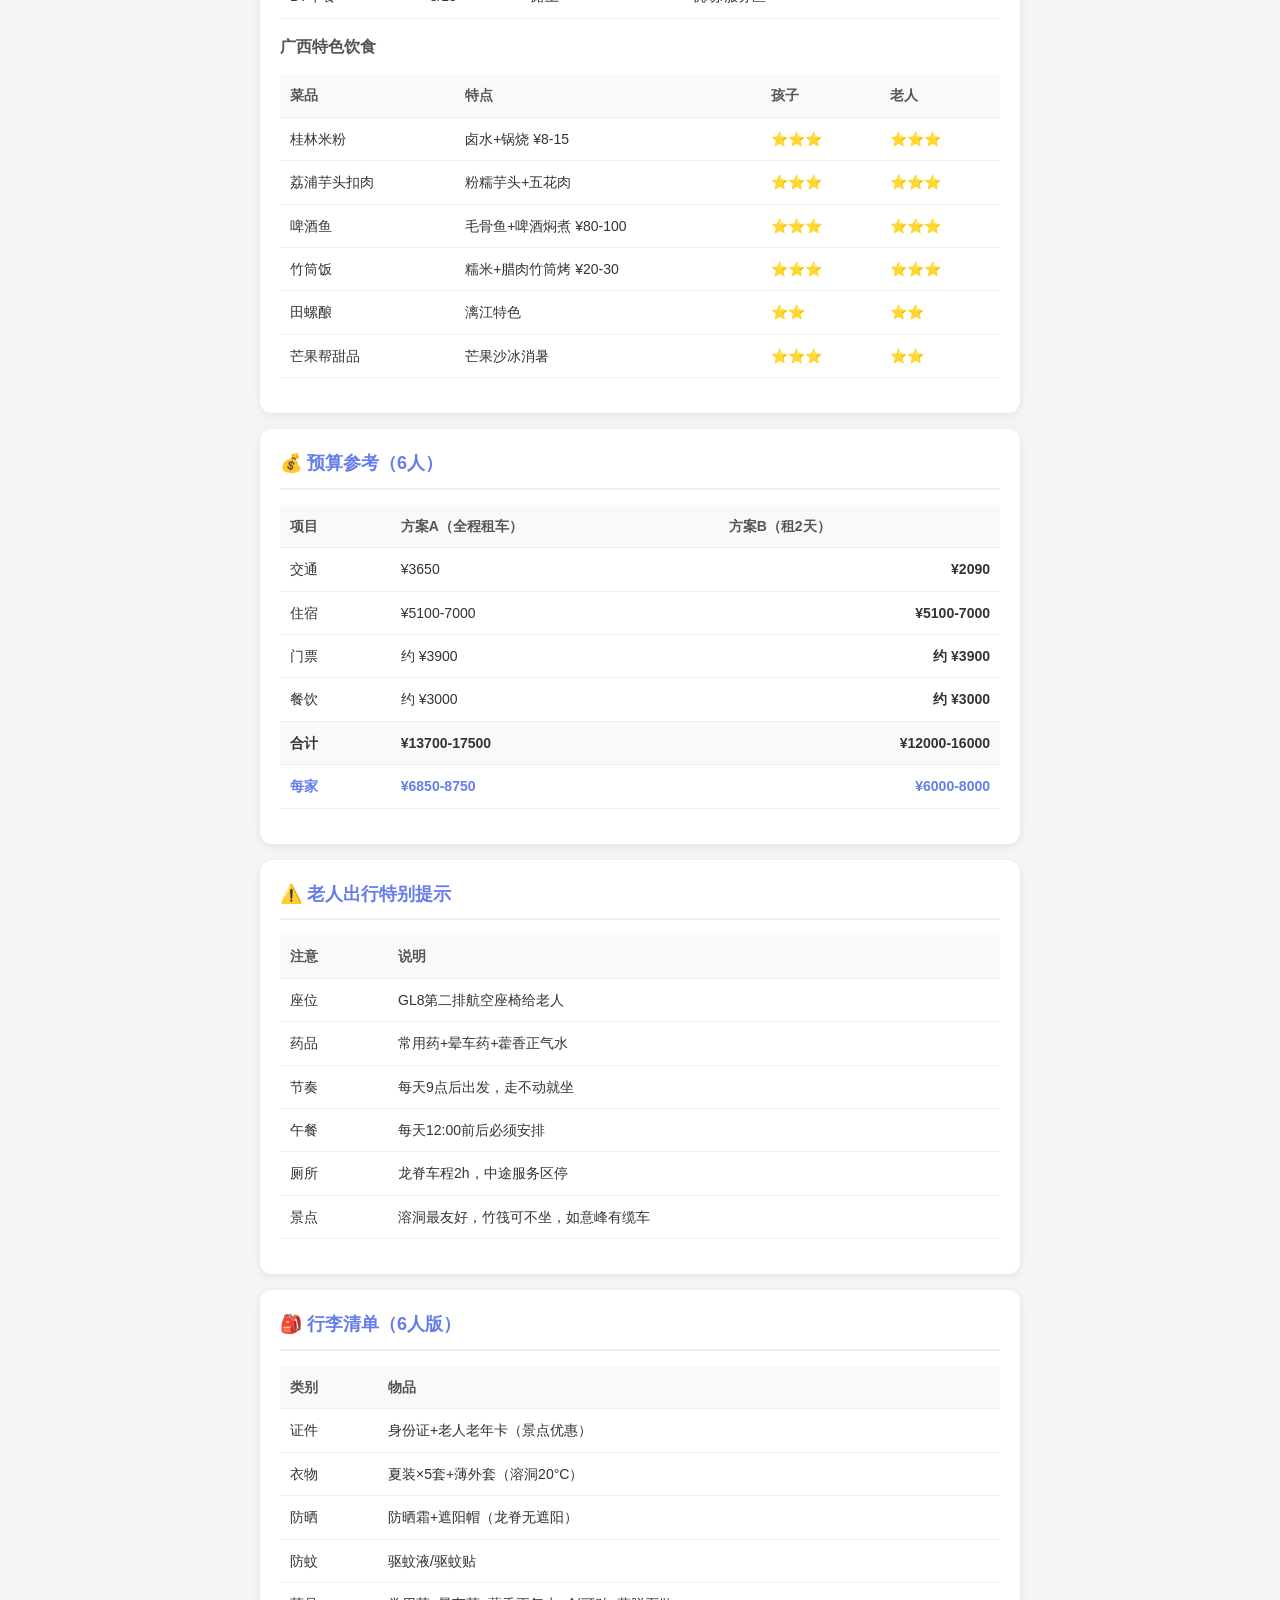
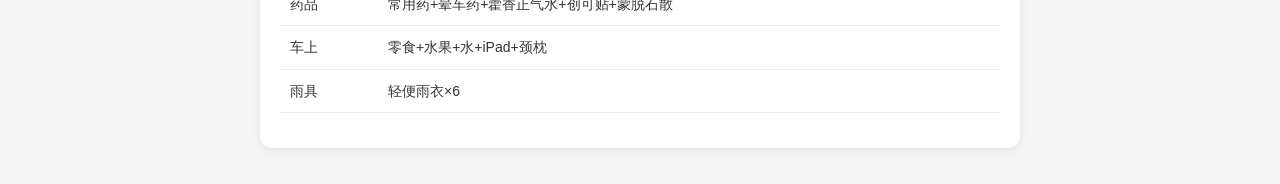
<file: guangxi-travel.html>
<!DOCTYPE html>
 <html lang="zh-CN">
 <head>
     <meta charset="UTF-8">
     <meta name="viewport" content="width=device-width, initial-scale=1.0">
     <title>广西亲子游攻略 V6</title>
     <style>
         * { margin: 0; padding: 0; box-sizing: border-box; }
         body { 
             font-family: -apple-system, BlinkMacSystemFont, "Segoe UI", Roboto, "Helvetica Neue", Arial, sans-serif;
             line-height: 1.6; 
             color: #333;
             background: #f5f5f5;
         }
         .container { 
             max-width: 800px; 
             margin: 0 auto; 
             padding: 20px;
         }
         .header {
             background: linear-gradient(135deg, #667eea 0%, #764ba2 100%);
             color: white;
             padding: 30px 20px;
             border-radius: 12px;
             margin-bottom: 20px;
             text-align: center;
         }
         .header h1 { font-size: 28px; margin-bottom: 10px; }
         .header .subtitle { font-size: 14px; opacity: 0.9; }
         .section {
             background: white;
             border-radius: 12px;
             padding: 20px;
             margin-bottom: 16px;
             box-shadow: 0 2px 8px rgba(0,0,0,0.08);
         }
         .section h2 { 
             color: #667eea; 
             font-size: 18px; 
             margin-bottom: 15px;
             padding-bottom: 10px;
             border-bottom: 2px solid #f0f0f0;
         }
         .section h3 {
             color: #555;
             font-size: 16px;
             margin: 15px 0 10px;
         }
         .highlight-box {
             background: #fff3cd;
             border-left: 4px solid #ffc107;
             padding: 15px;
             margin: 15px 0;
             border-radius: 0 8px 8px 0;
         }
         .hotel-card {
             background: #f8f9fa;
             border-radius: 8px;
             padding: 15px;
             margin: 10px 0;
         }
         .hotel-card h4 { color: #333; margin-bottom: 8px; }
         .day-card {
             background: linear-gradient(135deg, #667eea 0%, #764ba2 100%);
             color: white;
             padding: 15px;
             border-radius: 8px;
             margin: 15px 0;
         }
         .day-card h3 { color: white; margin: 0; }
         .time-section {
             display: grid;
             grid-template-columns: repeat(3, 1fr);
             gap: 10px;
             margin: 15px 0;
         }
         .time-block {
             background: #f8f9fa;
             padding: 12px;
             border-radius: 8px;
             text-align: center;
         }
         .time-block .icon { font-size: 24px; margin-bottom: 5px; }
         .time-block .label { font-size: 12px; color: #666; }
         table {
             width: 100%;
             border-collapse: collapse;
             margin: 15px 0;
             font-size: 14px;
         }
         th, td {
             padding: 10px;
             text-align: left;
             border-bottom: 1px solid #eee;
         }
         th {
             background: #f8f9fa;
             font-weight: 600;
             color: #555;
         }
         .badge {
             display: inline-block;
             padding: 3px 10px;
             border-radius: 12px;
             font-size: 12px;
             font-weight: 500;
         }
         .badge-green { background: #d4edda; color: #155724; }
         .badge-yellow { background: #fff3cd; color: #856404; }
         .badge-red { background: #f8d7da; color: #721c24; }
         .meal-list {
             background: #f8f9fa;
             padding: 15px;
             border-radius: 8px;
             margin: 10px 0;
         }
         .meal-item {
             padding: 8px 0;
             border-bottom: 1px dashed #ddd;
         }
         .meal-item:last-child { border-bottom: none; }
         .tips-box {
             background: #e7f3ff;
             border-left: 4px solid #0066cc;
             padding: 15px;
             margin: 15px 0;
             border-radius: 0 8px 8px 0;
         }
         .budget-table td:last-child {
             text-align: right;
             font-weight: 600;
         }
         .checklist {
             columns: 2;
             column-gap: 20px;
         }
         .checklist-item {
             break-inside: avoid;
             padding: 5px 0;
         }
         @media (max-width: 600px) {
             .time-section { grid-template-columns: 1fr; }
             .checklist { columns: 1; }
             .header h1 { font-size: 22px; }
         }
     </style>
 </head>
 <body>
     <div class="container">
         <div class="header">
             <div style="font-size: 40px; margin-bottom: 10px;">🏞</div>
             <h1>广西亲子游攻略 V6</h1>
             <p class="subtitle">桂林 + 阳朔 + 龙脊梯田 · 2026年8月8日-15日<br>2位老人(60+) + 2位妈妈 + 2个8岁男孩</p>
         </div>

         <div class="section">
             <h2>📋 行前关键信息</h2>
             
             <h3>抵达机场 · 建议航班</h3>
             <p><strong>桂林两江国际机场（KWL）</strong> - 桂林只有一个民航机场，距市区酒店28km/约40分钟车程</p>
             <p>返程也是从同一个机场（KWL）出发——阳朔过去约90km/1.5h</p>
             <p><strong>建议航班：</strong>8月8日（周六）下午出发，19:00前抵达桂林。太晚到老人孩子都累。</p>
             <p>国内主要城市直飞桂林的航司：南航、国航、东航、海航。</p>
         </div>

         <div class="section">
             <h2>🏨 住宿安排</h2>
             
             <div class="hotel-card">
                 <h4>📍 D1-D3 桂林酒店 · 漓江大瀑布饭店</h4>
                 <p>📅 入住：8月8日 → 退房：8月12日（4晚）</p>
                 <p>📍 两江四湖正中心，正对日月双塔</p>
                 <p>💰 ¥450-650/晚 × 4晚 × 2间 ≈ ¥3600-5200</p>
                 <p>🅿 有停车场（租车方案用）</p>
             </div>
             
             <div class="hotel-card">
                 <h4>📍 D4-D6 阳朔酒店 · MeTown蜜棠度假酒店</h4>
                 <p>📅 入住：8月12日 → 退房：8月15日（3晚）</p>
                 <p>📍 十里画廊内，遇龙河畔</p>
                 <p>💰 家庭套房（两室一厅）¥700/晚 × 3晚 ≈ ¥2100</p>
                 <p>🅿 有停车场 | 🦙 羊驼+孔雀+儿童乐园</p>
             </div>
         </div>

         <div class="section">
             <h2>🚗 租车信息</h2>
             <p><strong>7座GL8/大通G20</strong></p>
             <p>📅 取车：8月8日 桂林机场 → 还车：8月15日 桂林机场</p>
             <p>💰 约 ¥450/天 × 7 ≈ ¥3150 + 油费高速 ≈ ¥3650</p>
             <p>🅿 携程/神州租车APP提前预订</p>
         </div>

         <div class="highlight-box">
             <h3 style="color: #856404; margin-bottom: 10px;">⚠️ 必提前订</h3>
             <ol style="margin-left: 20px;">
                 <li>8月8日航班（越早订越便宜）</li>
                 <li>漓江大瀑布饭店（暑假紧张，现在订）</li>
                 <li>蜜棠家庭套房（极度抢手，现在订）</li>
                 <li>如方案A：携程/神州租车预订7座车</li>
                 <li>龙脊梯田门票（携程可订）</li>
                 <li>Day5前晚8点微信抢遇龙河竹筏票</li>
             </ol>
         </div>

         <div class="section">
             <h2>📊 行程总览</h2>
             <table>
                 <tr>
                     <th>行程日期</th>
                     <th>总行程</th>
                     <th>人数</th>
                     <th>换酒店</th>
                     <th>预算（6人）</th>
                 </tr>
                 <tr>
                     <td>8/8-8/15</td>
                     <td>7天6晚</td>
                     <td>2老+2妈+2孩</td>
                     <td>2次</td>
                     <td>¥13k-17k</td>
                 </tr>
             </table>
         </div>

         <div class="section">
             <h2>🚗 交通方案对比（二选一）</h2>
             <p style="margin-bottom: 15px;">6人坐不下1辆滴滴（限4人），叫2辆车又贵又不方便。给两个方案，自己选。</p>
             
             <h3>🟢 方案A：全程租7座车（8/8-8/15）- 推荐</h3>
             <p><strong>¥3650（每家 ¥1825）</strong></p>
             <p>总驾驶 ≈537km · 油费+高速 ≈¥500</p>
             <table>
                 <tr><th>日期</th><th>行程</th><th>驾驶km</th></tr>
                 <tr><td>8/8</td><td>机场→酒店 KWL→两江四湖</td><td>28</td></tr>
                 <tr><td>8/9</td><td>Day1象鼻山 酒店↔象鼻山</td><td>4</td></tr>
                 <tr><td>8/10</td><td>Day2王府+七星 酒店→王府→七星→东西巷</td><td>9</td></tr>
                 <tr><td>8/11</td><td>Day3龙脊+芦笛岩 桂林⇄龙脊+芦笛岩</td><td>172</td></tr>
                 <tr><td>8/12</td><td>Day4桂林→阳朔 →相公山→兴坪→阳朔</td><td>115</td></tr>
                 <tr><td>8/13</td><td>Day5遇龙河+如意峰 ↔水厄底+画廊+如意峰</td><td>53</td></tr>
                 <tr><td>8/14</td><td>Day6世外桃源+银子岩 →世外桃源→银子岩→回</td><td>81</td></tr>
                 <tr><td>8/15</td><td>返程 阳朔→KWL机场还车</td><td>90</td></tr>
             </table>
             <p style="color: #28a745;"><strong>✅ 全天候有车，老人不用等，行李全程后备箱</strong></p>
             <p style="color: #dc3545;">⚠️ GL8后备箱装不下6人行李，需每人限1登机箱+1软包</p>
             
             <h3>🔵 方案B：仅租8/11+8/12两天</h3>
             <p><strong>¥2090（每家 ¥1045）</strong></p>
             <p>租车2天272km · 其余天打车</p>
             <table>
                 <tr><th>日期</th><th>方式</th><th>明细</th><th>¥</th></tr>
                 <tr><td>8/8</td><td>打车×2</td><td>KWL→酒店 28km</td><td>200</td></tr>
                 <tr><td>8/9</td><td>打车×2</td><td>↔象鼻山</td><td>100</td></tr>
                 <tr><td>8/10</td><td>打车×2</td><td>3程各2辆</td><td>150</td></tr>
                 <tr><td>8/11</td><td colspan="3">🚗租车 桂林⇄龙脊+芦笛岩 172km</td></tr>
                 <tr><td>8/12</td><td colspan="3">🚗租车 →相公山→兴坪→阳朔 115km</td></tr>
                 <tr><td>8/13</td><td>打车×2</td><td>多程</td><td>200</td></tr>
                 <tr><td>8/14</td><td>打车×2</td><td>多程</td><td>280</td></tr>
                 <tr><td>8/15</td><td>打车×2</td><td>阳朔→KWL 90km</td><td>360</td></tr>
             </table>
             <p style="color: #28a745;"><strong>✅ 省钱 ¥1560（每家省 ¥780）</strong></p>
             <p style="color: #dc3545;">⚠️ 阳朔散点景区需多次叫2辆车，老人路边等车</p>
             
             <div class="tips-box">
                 <strong>💡 建议方案A</strong><br>
                 差价每家780元，日均110元——换来老人全程有人接、行李不搬、随时停车。方案B在阳朔叫车会非常折腾。
             </div>
         </div>

         <div class="section">
             <h2>🏨 住宿地总览</h2>
             <table>
                 <tr><th>日期</th><th>酒店</th><th>区域</th><th>推荐理由</th></tr>
                 <tr>
                     <td>8/8入住→8/12退房（4晚）</td>
                     <td>漓江大瀑布饭店</td>
                     <td>两江四湖正中心</td>
                     <td>8号抵达即入住，行程3天集中在此。老人下楼就能逛步行街</td>
                 </tr>
                 <tr>
                     <td>8/12入住→8/15退房（3晚）</td>
                     <td>MeTown蜜棠度假酒店</td>
                     <td>十里画廊·遇龙河畔</td>
                     <td>8/12换酒店（开车1.5h）。家庭套房两室一厅，羊驼孔雀+儿童乐园</td>
                 </tr>
             </table>
         </div>

         <div class="section">
             <h2>📅 每日详细行程</h2>
 
             <div class="day-card">
                 <h3>Day 1 · 抵达，象鼻山+两江四湖</h3>
                 <p>📅 8月9日 周日 | 🏨 住：桂林漓江大瀑布饭店</p>
             </div>
             <p><strong>🚗 交通：</strong>方案A：8/8机场已取车，酒店出发开车5分钟。方案B：叫2辆滴滴往返 ¥100。</p>
             <p><strong>⏱ 游玩：</strong>全天户外约2-3h，节奏轻松，老人适应性日。</p>
             
             <div class="time-section">
                 <div class="time-block">
                     <div class="icon">🌅</div>
                     <div class="label"><strong>上午</strong><br>睡饱+午餐</div>
                     <p style="font-size: 12px; margin-top: 5px;">前一天晚上到，今天不用赶。酒店早餐后附近午餐。</p>
                 </div>
                 <div class="time-block">
                     <div class="icon">☀</div>
                     <div class="label"><strong>中午</strong><br>象鼻山 15:00-16:15</div>
                     <p style="font-size: 12px; margin-top: 5px;">3号门入2号门出，全程平地1h。老人走不动可在江边坐着等。</p>
                 </div>
                 <div class="time-block">
                     <div class="icon">🌇</div>
                     <div class="label"><strong>下午</strong><br>两江四湖+晚餐 16:30起</div>
                     <p style="font-size: 12px; margin-top: 5px;">步道散步→18:00步行街晚餐。饭后日月双塔夜景。</p>
                 </div>
             </div>
             
             <div class="meal-list">
                 <div class="meal-item"><strong>🍽 午餐：</strong>崇善米粉（依仁路店）或阿甘酒家</div>
                 <div class="meal-item"><strong>🍽 晚餐：</strong>椿记烧鹅（中山中路店），人均 ¥60-80</div>
             </div>
             
             <div class="tips-box">
                 <strong>⚠️ 关键提示：</strong>第一天不赶。昨晚刚到让大家缓一缓。米粉店下午2点关门，别当晚饭吃。
             </div>

             <div class="day-card">
                 <h3>Day 2 · 靖江王府+七星景区</h3>
                 <p>📅 8月10日 周一 | 🏨 住：桂林漓江大瀑布饭店</p>
             </div>
             <p><strong>🚗 交通：</strong>方案A：开车3程共9km。方案B：3程各叫2辆滴滴 ¥150。</p>
             <p><strong>⏱ 游玩：</strong>王府约2h（老人友好平地），七星景区约3h，全天约5h。</p>
             
             <div class="time-section">
                 <div class="time-block">
                     <div class="icon">🌅</div>
                     <div class="label"><strong>上午</strong><br>靖江王府 9:00-11:00</div>
                     <p style="font-size: 12px; margin-top: 5px;">明代王府，"桂林山水甲天下"出处。独秀峰306级台阶——老人山脚休息，妈妈带孩子爬山看全景。</p>
                 </div>
                 <div class="time-block">
                     <div class="icon">☀</div>
                     <div class="label"><strong>中午</strong><br>七星景区 12:00-16:00</div>
                     <p style="font-size: 12px; margin-top: 5px;">动物园（熊猫馆+猴山）→七星岩溶洞→骆驼山。平地为主，老人可在骆驼山下茶馆休息。</p>
                 </div>
                 <div class="time-block">
                     <div class="icon">🌇</div>
                     <div class="label"><strong>下午</strong><br>东西巷晚餐 17:00起</div>
                     <p style="font-size: 12px; margin-top: 5px;">小吃摊糖油粑粑、桂花糕。老人慢慢逛。</p>
                 </div>
             </div>
             
             <div class="meal-list">
                 <div class="meal-item"><strong>🍽 午餐：</strong>同来米粉或小南国（文明路店），人均 ¥50-70</div>
                 <div class="meal-item"><strong>🍽 晚餐：</strong>阿甘酒家（东西巷店）或勾味王</div>
             </div>
             
             <div class="tips-box">
                 <strong>⚠️ 关键提示：</strong>景点对老人友好（平地为主）。独秀峰爬山可选不强求。
             </div>

             <div class="day-card">
                 <h3>Day 3 · 龙脊梯田+芦笛岩（最远）</h3>
                 <p>📅 8月11日 周二 | 🏨 住：桂林漓江大瀑布饭店</p>
             </div>
             <p><strong>🚗 交通：</strong>桂林⇄龙脊 160km（2h×2）+ 芦笛岩 12km。全天开车172km。龙脊内缆车上下（¥100往返）。</p>
             <p><strong>⏱ 游玩：</strong>龙脊约3h，芦笛岩约1.5h。全天游玩4.5h，车程3.5h。</p>
             
             <div class="time-section">
                 <div class="time-block">
                     <div class="icon">🌅</div>
                     <div class="label"><strong>上午</strong><br>龙脊梯田 7:00-12:30</div>
                     <p style="font-size: 12px; margin-top: 5px;">7:00出发，9:00到金坑大寨。缆车上下，山顶看7月灌水镜面梯田。山脚午餐。</p>
                 </div>
                 <div class="time-block">
                     <div class="icon">☀</div>
                     <div class="label"><strong>中午</strong><br>返回+午餐 12:30-14:00</div>
                     <p style="font-size: 12px; margin-top: 5px;">龙脊山脚竹筒饭+土鸡。开车回桂林2h，老人孩子车上休息。</p>
                 </div>
                 <div class="time-block">
                     <div class="icon">🌇</div>
                     <div class="label"><strong>下午</strong><br>芦笛岩 16:00-17:30</div>
                     <p style="font-size: 12px; margin-top: 5px;">国宾级溶洞恒温20°C全程平路。老人走溶洞完全没问题。18:00晚餐。</p>
                 </div>
             </div>
             
             <div class="meal-list">
                 <div class="meal-item"><strong>🍽 午餐：</strong>龙脊山脚农家：竹筒饭 ¥20-30、土鸡汤、野菜。人均 ¥40-50</div>
                 <div class="meal-item"><strong>🍽 晚餐：</strong>清淡为主——小南国或米粉（老人坐一天车不宜油腻）</div>
             </div>
             
             <div class="tips-box">
                 <strong>⚠️ 关键提示：</strong>全行程最累的一天。出发前备零食+动画片给孩子消磨时间。老人坐第二排。龙脊门票 ¥80，缆车¥100/人。
             </div>

             <div class="day-card">
                 <h3>Day 4 · 桂林→阳朔，相公山+兴坪+20元背景</h3>
                 <p>📅 8月12日 周三 | 🔄 退房漓江大瀑布 → 住：阳朔蜜棠</p>
             </div>
             <p><strong>🚗 交通：</strong>桂林酒店退房→相公山 50km（1h）→兴坪 30km（40min）→阳朔蜜棠 35km（40min）。全天115km。</p>
             <p><strong>⏱ 游玩：</strong>相公山1h，兴坪古镇+20元背景3h，全天约5h。</p>
             
             <div class="time-section">
                 <div class="time-block">
                     <div class="icon">🌅</div>
                     <div class="label"><strong>上午</strong><br>相公山 9:00-11:00</div>
                     <p style="font-size: 12px; margin-top: 5px;">退房后出发1h到相公山。15分钟台阶登顶看漓江全景——老人也能上。约1h。</p>
                 </div>
                 <div class="time-block">
                     <div class="icon">☀</div>
                     <div class="label"><strong>中午</strong><br>兴坪古镇+20元背景 11:30-14:30</div>
                     <p style="font-size: 12px; margin-top: 5px;">逛兴坪老街→步行到江边观景台，让孩子举20块钱对比实景拍照。老街午餐。</p>
                 </div>
                 <div class="time-block">
                     <div class="icon">🌇</div>
                     <div class="label"><strong>下午</strong><br>阳朔蜜棠入住 15:30起</div>
                     <p style="font-size: 12px; margin-top: 5px;">开车40分钟到蜜棠。下午泳池/喂羊驼/下午茶。老人坐院子看山水。18:00开车去西街晚餐（5km/10分钟）。</p>
                 </div>
             </div>
             
             <div class="meal-list">
                 <div class="meal-item"><strong>🍽 午餐：</strong>兴坪老街餐馆：啤酒鱼或农家菜，人均 ¥50-70</div>
                 <div class="meal-item"><strong>🍽 晚餐：</strong>大师傅啤酒鱼（西街总店）或谢三姐啤酒鱼。人均 ¥80-100</div>
             </div>
             
             <div class="tips-box">
                 <strong>⚠️ 关键提示：</strong>相公山是顺路加的一站——桂林到阳朔必经之路。桂林酒店退房时确认没有遗漏物品（之后不再回桂林）。
             </div>

             <div class="day-card">
                 <h3>Day 5 · 遇龙河竹筏+十里画廊+如意峰</h3>
                 <p>📅 8月13日 周四 | 🏨 住：阳朔蜜棠</p>
             </div>
             <p><strong>🚗 交通：</strong>方案A：开车4程约53km。方案B：多程打车约¥200。</p>
             <p><strong>⏱ 游玩：</strong>竹筏1h，十里画廊2h，如意峰2h（缆车上下），全天5-6h。</p>
             
             <div class="time-section">
                 <div class="time-block">
                     <div class="icon">🌅</div>
                     <div class="label"><strong>上午</strong><br>遇龙河竹筏 8:30-10:00</div>
                     <p style="font-size: 12px; margin-top: 5px;">水厄底-工农桥段40分钟 ¥160/筏。老人可不坐——开车送到工农桥等。</p>
                 </div>
                 <div class="time-block">
                     <div class="icon">☀</div>
                     <div class="label"><strong>中午</strong><br>十里画廊+农家饭 10:00-13:30</div>
                     <p style="font-size: 12px; margin-top: 5px;">开车慢行十里画廊。沿线停靠月亮山、大榕树、蝴蝶泉（1h）、图腾古道（40min）。</p>
                 </div>
                 <div class="time-block">
                     <div class="icon">🌇</div>
                     <div class="label"><strong>下午</strong><br>如意峰 14:00-17:00</div>
                     <p style="font-size: 12px; margin-top: 5px;">缆车上下，山顶步道+玻璃栈道。老人坐缆车看全景。晚上可选印象刘三姐（20:00-21:00）。</p>
                 </div>
             </div>
             
             <div class="meal-list">
                 <div class="meal-item"><strong>🍽 午餐：</strong>遇龙河农家菜馆：土鸡、竹筒饭、野菜。人均 ¥40-60</div>
                 <div class="meal-item"><strong>🍽 晚餐：</strong>小南国（阳朔店）或月圆山庄。西街麦当劳作孩子保底</div>
             </div>
             
             <div class="tips-box">
                 <strong>⚠️ 关键提示：</strong>今晚8点微信抢竹筏票！蝴蝶泉和图腾古道都在十里画廊路边顺停。印象刘三姐可选（¥198起/人）。
             </div>

             <div class="day-card">
                 <h3>Day 6 · 世外桃源+银子岩</h3>
                 <p>📅 8月14日 周五 | 🏨 住：阳朔蜜棠</p>
             </div>
             <p><strong>🚗 交通：</strong>方案A：开车81km。方案B：多程打车约¥280。</p>
             <p><strong>⏱ 游玩：</strong>世外桃源2.5h（坐船穿溶洞），银子岩1.5h，全天4-5h。</p>
             
             <div class="time-section">
                 <div class="time-block">
                     <div class="icon">🌅</div>
                     <div class="label"><strong>上午</strong><br>世外桃源 8:45-11:30</div>
                     <p style="font-size: 12px; margin-top: 5px;">坐船穿溶洞入湖，湖区+仿古村落+稻田。全程坐船+平地。2.5h。雨天备选：金水岩。</p>
                 </div>
                 <div class="time-block">
                     <div class="icon">☀</div>
                     <div class="label"><strong>中午</strong><br>午餐+前往银子岩 11:30-14:00</div>
                     <p style="font-size: 12px; margin-top: 5px;">出口附近午餐，开车50分钟到银子岩。</p>
                 </div>
                 <div class="time-block">
                     <div class="icon">🌇</div>
                     <div class="label"><strong>下午</strong><br>银子岩+收官晚餐 14:00-18:00</div>
                     <p style="font-size: 12px; margin-top: 5px;">洞内1.5h（台阶比芦笛岩多，老人量力而行）。回蜜棠，收官晚餐。</p>
                 </div>
             </div>
             
             <div class="meal-list">
                 <div class="meal-item"><strong>🍽 午餐：</strong>世外桃源出口附近餐馆，或自带干粮</div>
                 <div class="meal-item"><strong>🍽 晚餐：</strong>收官：月圆山庄（田园农家菜），芒果帮给孩子收官甜点</div>
             </div>
             
             <div class="tips-box">
                 <strong>⚠️ 关键提示：</strong>银子岩台阶比芦笛岩多，老人腿脚不便可在洞口咖啡馆等。雨天备选金水岩（泥巴浴+温泉+溶洞）。
             </div>

             <div class="day-card">
                 <h3>Day 7 · 返程</h3>
                 <p>📅 8月15日 周六 | 🏠 回家</p>
             </div>
             <p><strong>🚗 交通：</strong>方案A：蜜棠退房→开车到桂林两江机场 90km/1.5h，机场还车。方案B：叫2辆滴滴 ¥360。</p>
             <p><strong>⏱ 游玩：</strong>无景点。上午漓江边散步/蜜棠泳池，中午出发。</p>
             
             <div class="time-section">
                 <div class="time-block">
                     <div class="icon">🌅</div>
                     <div class="label"><strong>上午</strong><br>最后的漓江晨光</div>
                     <p style="font-size: 12px; margin-top: 5px;">退房前在漓江边步道散步或蜜棠泳池最后泡一次。西街买桂花糕带路上。</p>
                 </div>
                 <div class="time-block">
                     <div class="icon">☀</div>
                     <div class="label"><strong>中午</strong><br>出发去机场</div>
                     <p style="font-size: 12px; margin-top: 5px;">建议订14:00以后航班。方案A：加满油，机场还车预留20分钟。</p>
                 </div>
                 <div class="time-block">
                     <div class="icon">🌇</div>
                     <div class="label"><strong>下午</strong><br>到家</div>
                     <p style="font-size: 12px; margin-top: 5px;">预计下午到家，旅程收官！</p>
                 </div>
             </div>
             
             <div class="meal-list">
                 <div class="meal-item"><strong>🍽 午餐：</strong>路上吃或机场解决</div>
                 <div class="meal-item"><strong>🍽 晚餐：</strong>无</div>
             </div>
             
             <div class="tips-box">
                 <strong>⚠️ 关键提示：</strong>方案A满油还车。蜜棠退房检查孩子的小羊驼礼物有没有拿。建议订14:00后航班。
             </div>
         </div>

         <div class="section">
             <h2>🎯 可选加换景点（灵活调整行程用）</h2>
             <p style="margin-bottom: 15px;">以下景点未纳入7天核心行程，但可在旅途中根据天气、体力随时替换或叠加。</p>
             <table>
                 <tr><th>景点</th><th>位置</th><th>时长</th><th>老人？</th><th>建议插入</th><th>时段</th></tr>
                 <tr><td>古东瀑布</td><td>桂林东25km</td><td>3-4h</td><td>⚠️只能看不能爬</td><td>替换8/10王府</td><td>上午</td></tr>
                 <tr><td colspan="6" style="font-size: 12px; color: #666;">中国唯一可爬的瀑布——穿草鞋戴头盔拉铁链踩水往上爬。8岁男孩爱疯。老人山下步道看。桂林东和大圩古镇/尧山同一条路。</td></tr>
                 <tr><td>大圩古镇</td><td>桂林东18km</td><td>1-1.5h</td><td>✅</td><td>串联8/10或8/11</td><td>中午</td></tr>
                 <tr><td colspan="6" style="font-size: 12px; color: #666;">广西四大古镇之一，未商业化——青石板路+明清老宅+漓江渡口。去古东/尧山的路上顺停1h。</td></tr>
                 <tr><td>尧山</td><td>桂林东10km</td><td>2h</td><td>✅缆车</td><td>加在8/9下午</td><td>下午</td></tr>
                 <tr><td colspan="6" style="font-size: 12px; color: #666;">桂林最高峰，缆车上下看全景。8/9象鼻山后时间还早可去。</td></tr>
                 <tr><td>蝴蝶泉</td><td>十里画廊</td><td>1h</td><td>✅</td><td>8/13中午</td><td>中午</td></tr>
                 <tr><td colspan="6" style="font-size: 12px; color: #666;">公路边溶洞+侗族歌舞，路过顺停。</td></tr>
                 <tr><td>图腾古道</td><td>十里画廊</td><td>40min</td><td>✅</td><td>8/13中午</td><td>中午</td></tr>
                 <tr><td colspan="6" style="font-size: 12px; color: #666;">原始部落主题，和蝴蝶泉挨着。</td></tr>
                 <tr><td>印象刘三姐</td><td>阳朔漓江边</td><td>1h晚上</td><td>✅</td><td>8/12-14任一晚</td><td>20:00</td></tr>
                 <tr><td colspan="6" style="font-size: 12px; color: #666;">张艺谋·600人山水实景演出。老人会喜欢。</td></tr>
                 <tr><td>金水岩</td><td>阳朔高田</td><td>1.5h</td><td>⚠️部分爬</td><td>8/14雨天备选</td><td>任意</td></tr>
                 <tr><td colspan="6" style="font-size: 12px; color: #666;">泥巴浴+温泉+溶洞。离阳朔5km，雨天不受影响。</td></tr>
             </table>
         </div>

         <div class="section">
             <h2>🏨 酒店推荐 · 红绿灯分析</h2>
             
             <h3>漓江大瀑布饭店 ⭐首推·8/8-8/12</h3>
             <p>📍 两江四湖正中心 💰 ¥450-650/晚 ⭐ 五星级老牌</p>
             <p>桂林地标，晚上瀑布灯光秀。室内泳池+儿童池，有停车场。步行街3分钟。</p>
             <table>
                 <tr><th style="color: #28a745;">+ 优势</th><th style="color: #ffc107;">注意</th><th style="color: #dc3545;">劣势</th></tr>
                 <tr><td>位置最佳</td><td>旺季需提前订</td><td>非专门亲子酒店</td></tr>
                 <tr><td>有停车场</td><td>部分房型偏老</td><td>暑假涨价</td></tr>
                 <tr><td>泳池+儿童池</td><td></td><td></td></tr>
             </table>
             
             <h3>MeTown蜜棠度假酒店 ⭐强烈推荐·8/12-8/15</h3>
             <p>📍 十里画廊·遇龙河畔 💰 家庭套房 ¥700/晚</p>
             <p>亲子口碑最好。家庭套房两室一厅。羊驼孔雀投喂、儿童乐园、无边泳池、免费旅拍、下午茶。有停车场。</p>
             <table>
                 <tr><th style="color: #28a745;">+ 优势</th><th style="color: #ffc107;">注意</th><th style="color: #dc3545;">劣势</th></tr>
                 <tr><td>亲子设施最全</td><td>路窄需接驳</td><td>暑假极度抢手</td></tr>
                 <tr><td>家庭套房</td><td>距西街5km（有车无所谓）</td><td>周边餐饮少</td></tr>
                 <tr><td>免费旅拍+下午茶</td><td></td><td></td></tr>
             </table>
         </div>

         <div class="section">
             <h2>🍽 吃饭总结</h2>
             <table>
                 <tr><th>餐次</th><th>日期</th><th>地点</th><th>推荐</th></tr>
                 <tr><td>D1午餐</td><td>8/9</td><td>桂林</td><td>崇善米粉 / 阿甘酒家</td></tr>
                 <tr><td>D1晚餐</td><td>8/9</td><td>桂林</td><td>椿记烧鹅</td></tr>
                 <tr><td>D2午餐</td><td>8/10</td><td>桂林</td><td>同来米粉 / 小南国</td></tr>
                 <tr><td>D2晚餐</td><td>8/10</td><td>桂林</td><td>阿甘酒家 / 勾味王</td></tr>
                 <tr><td>D3午餐</td><td>8/11</td><td>龙脊</td><td>竹筒饭+土鸡</td></tr>
                 <tr><td>D3晚餐</td><td>8/11</td><td>桂林</td><td>小南国</td></tr>
                 <tr><td>D4午餐</td><td>8/12</td><td>兴坪</td><td>老街啤酒鱼</td></tr>
                 <tr><td>D4晚餐</td><td>8/12</td><td>阳朔</td><td>大师傅/谢三姐啤酒鱼</td></tr>
                 <tr><td>D5午餐</td><td>8/13</td><td>遇龙河</td><td>农家菜馆</td></tr>
                 <tr><td>D5晚餐</td><td>8/13</td><td>阳朔</td><td>小南国 / 月圆山庄</td></tr>
                 <tr><td>D6午餐</td><td>8/14</td><td>世外桃源</td><td>小吃摊/餐馆</td></tr>
                 <tr><td>D6晚餐</td><td>8/14</td><td>阳朔</td><td>月圆山庄（收官）</td></tr>
                 <tr><td>D7午餐</td><td>8/15</td><td>路上</td><td>机场/服务区</td></tr>
             </table>
             
             <h3>广西特色饮食</h3>
             <table>
                 <tr><th>菜品</th><th>特点</th><th>孩子</th><th>老人</th></tr>
                 <tr><td>桂林米粉</td><td>卤水+锅烧 ¥8-15</td><td>⭐⭐⭐</td><td>⭐⭐⭐</td></tr>
                 <tr><td>荔浦芋头扣肉</td><td>粉糯芋头+五花肉</td><td>⭐⭐⭐</td><td>⭐⭐⭐</td></tr>
                 <tr><td>啤酒鱼</td><td>毛骨鱼+啤酒焖煮 ¥80-100</td><td>⭐⭐⭐</td><td>⭐⭐⭐</td></tr>
                 <tr><td>竹筒饭</td><td>糯米+腊肉竹筒烤 ¥20-30</td><td>⭐⭐⭐</td><td>⭐⭐⭐</td></tr>
                 <tr><td>田螺酿</td><td>漓江特色</td><td>⭐⭐</td><td>⭐⭐</td></tr>
                 <tr><td>芒果帮甜品</td><td>芒果沙冰消暑</td><td>⭐⭐⭐</td><td>⭐⭐</td></tr>
             </table>
         </div>

         <div class="section">
             <h2>💰 预算参考（6人）</h2>
             <table class="budget-table">
                 <tr><th>项目</th><th>方案A（全程租车）</th><th>方案B（租2天）</th></tr>
                 <tr><td>交通</td><td>¥3650</td><td>¥2090</td></tr>
                 <tr><td>住宿</td><td>¥5100-7000</td><td>¥5100-7000</td></tr>
                 <tr><td>门票</td><td>约 ¥3900</td><td>约 ¥3900</td></tr>
                 <tr><td>餐饮</td><td>约 ¥3000</td><td>约 ¥3000</td></tr>
                 <tr style="font-weight: bold; background: #f8f9fa;"><td>合计</td><td>¥13700-17500</td><td>¥12000-16000</td></tr>
                 <tr style="font-weight: bold; color: #667eea;"><td>每家</td><td>¥6850-8750</td><td>¥6000-8000</td></tr>
             </table>
         </div>

         <div class="section">
             <h2>⚠️ 老人出行特别提示</h2>
             <table>
                 <tr><th>注意</th><th>说明</th></tr>
                 <tr><td>座位</td><td>GL8第二排航空座椅给老人</td></tr>
                 <tr><td>药品</td><td>常用药+晕车药+藿香正气水</td></tr>
                 <tr><td>节奏</td><td>每天9点后出发，走不动就坐</td></tr>
                 <tr><td>午餐</td><td>每天12:00前后必须安排</td></tr>
                 <tr><td>厕所</td><td>龙脊车程2h，中途服务区停</td></tr>
                 <tr><td>景点</td><td>溶洞最友好，竹筏可不坐，如意峰有缆车</td></tr>
             </table>
         </div>

         <div class="section">
             <h2>🎒 行李清单（6人版）</h2>
             <table>
                 <tr><th>类别</th><th>物品</th></tr>
                 <tr><td>证件</td><td>身份证+老人老年卡（景点优惠）</td></tr>
                 <tr><td>衣物</td><td>夏装×5套+薄外套（溶洞20°C）</td></tr>
                 <tr><td>防晒</td><td>防晒霜+遮阳帽（龙脊无遮阳）</td></tr>
                 <tr><td>防蚊</td><td>驱蚊液/驱蚊贴</td></tr>
                 <tr><td>药品</td><td>常用药+晕车药+藿香正气水+创可贴+蒙脱石散</td></tr>
                 <tr><td>车上</td><td>零食+水果+水+iPad+颈枕</td></tr>
                 <tr><td>雨具</td><td>轻便雨衣×6</td></tr>
             </table>
         </div>
     </div>
 </body>
 </html>
</file>
